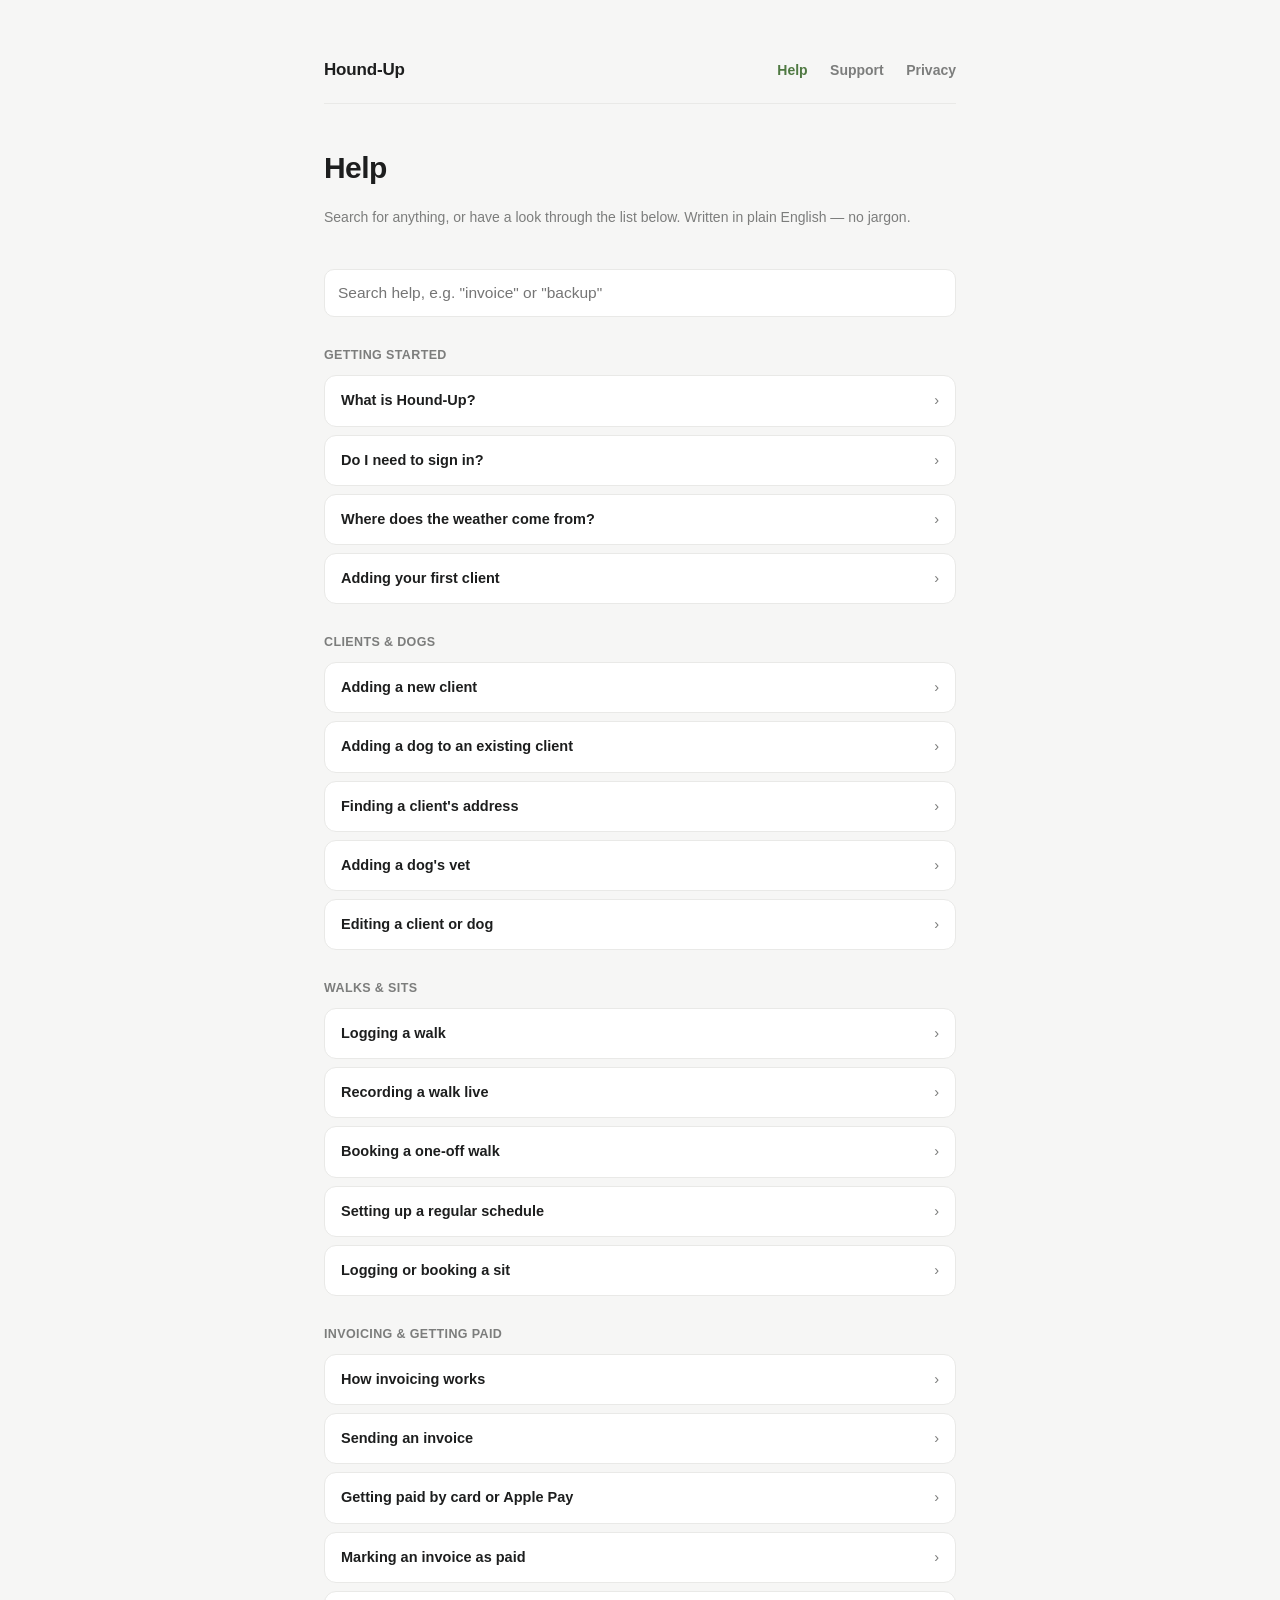
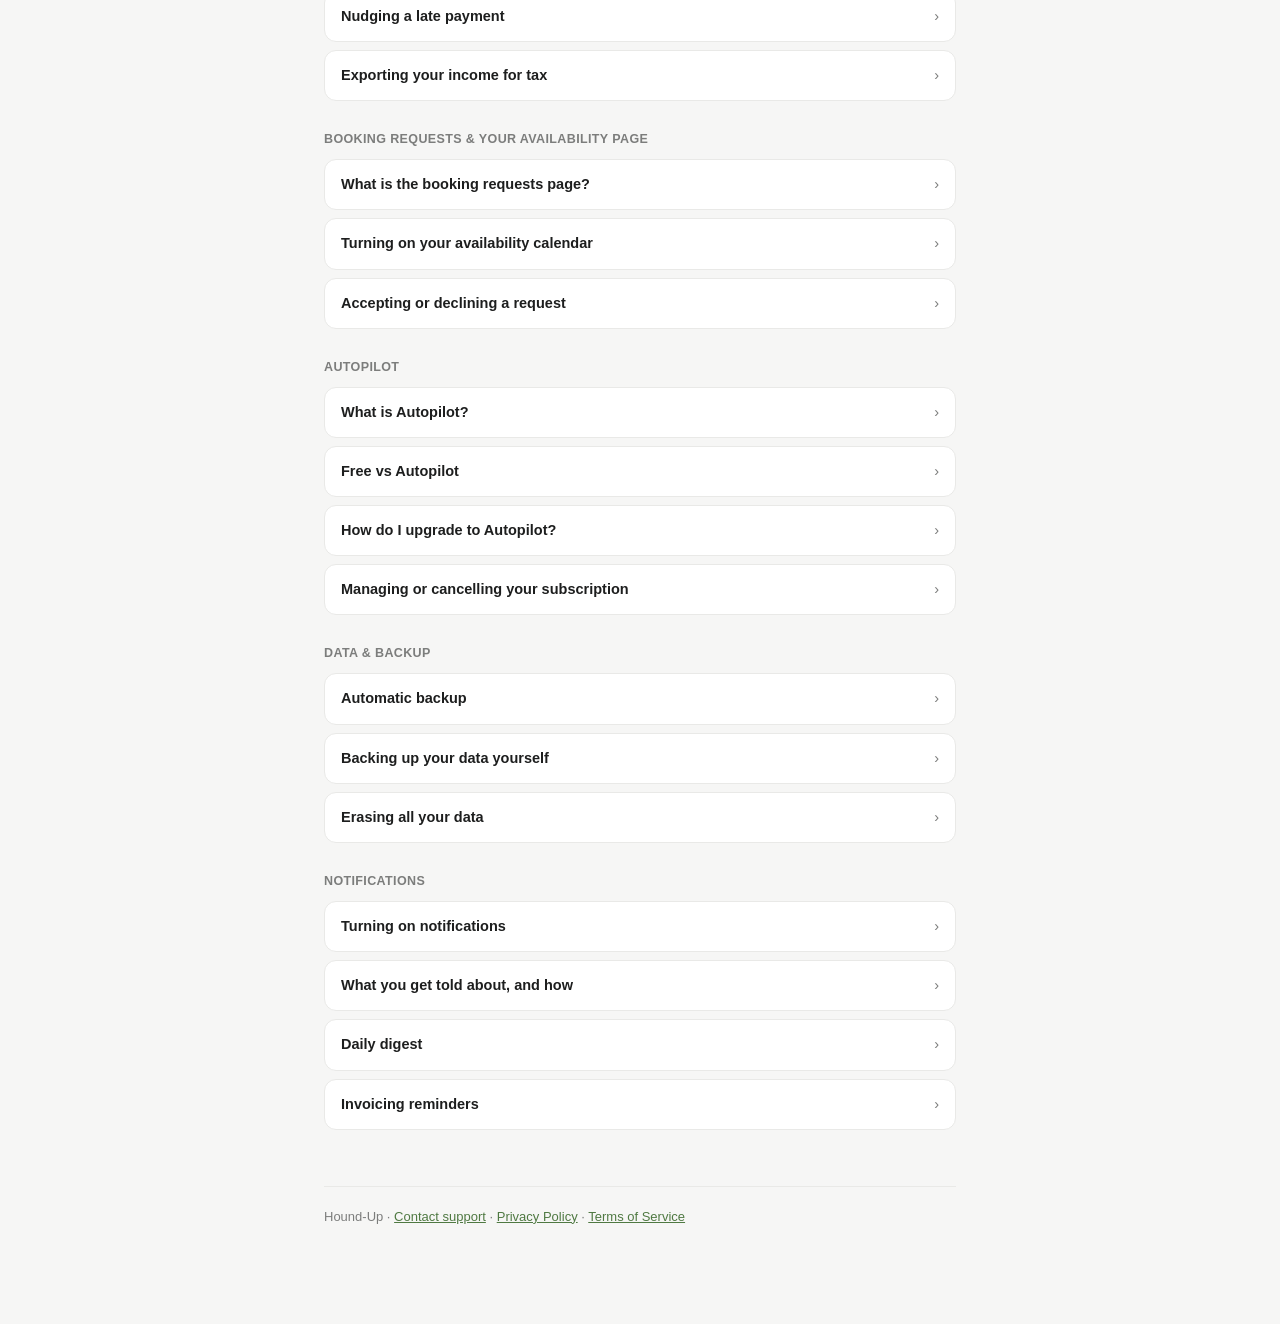
<file: help.html>
<!doctype html>
<html lang="en">
<head>
<meta charset="utf-8">
<meta name="viewport" content="width=device-width, initial-scale=1">
<title>Help — Hound-Up</title>
<link rel="icon" href="img/favicon-32.png" sizes="32x32">
<link rel="icon" href="img/favicon-16.png" sizes="16x16">
<link rel="apple-touch-icon" href="img/apple-touch-icon.png">
<link rel="stylesheet" href="style.css?v=2">
<style>
  .help-search { margin-bottom: 28px; }
  .help-category { font-size: 12.5px; font-weight: 800; letter-spacing: 0.03em; text-transform: uppercase; color: var(--muted); margin: 28px 0 10px; }
  .help-category:first-of-type { margin-top: 0; }
  .help-list { display: flex; flex-direction: column; gap: 8px; }
  .help-row { display: flex; align-items: center; justify-content: space-between; gap: 10px; background: var(--surface); border: 1px solid var(--hairline); border-radius: 12px; padding: 13px 16px; text-decoration: none; color: var(--ink); font-weight: 700; font-size: 14.5px; cursor: pointer; }
  .help-row:hover { border-color: var(--accent); }
  .help-row .chev { color: var(--muted); font-weight: 400; }
  .help-empty { color: var(--muted); font-size: 14.5px; padding: 12px 2px; }
  #detail-view { display: none; }
  .help-back { display: inline-block; margin-bottom: 18px; color: var(--accent); font-weight: 700; font-size: 13.5px; text-decoration: none; cursor: pointer; }
  .help-article-body p { margin: 0 0 14px; }
  .plan-card { background: var(--surface); border: 1px solid var(--hairline); border-radius: 12px; padding: 12px 16px 4px; margin-bottom: 10px; }
  .plan-card .feature { font-weight: 800; font-size: 14px; margin-bottom: 6px; }
  .plan-line { display: flex; gap: 10px; padding: 8px 0; font-size: 13.5px; }
  .plan-line + .plan-line { border-top: 1px solid var(--hairline); }
  .plan-line .plan-label { flex: 0 0 92px; font-weight: 800; font-size: 10.5px; text-transform: uppercase; letter-spacing: 0.02em; color: var(--muted); padding-top: 1px; }
  .plan-line.pro .plan-label { color: var(--accent); }
  .plan-line .plan-value { color: var(--ink); }
</style>
</head>
<body>
<div class="wrap">
  <header class="top">
    <a class="brand" href="/">Hound-Up</a>
    <nav>
      <a href="/help.html" aria-current="page">Help</a>
      <a href="/support.html">Support</a>
      <a href="/privacy.html">Privacy</a>
    </nav>
  </header>

  <div id="list-view">
    <h1>Help</h1>
    <p class="meta">Search for anything, or have a look through the list below. Written in plain English — no jargon.</p>

    <div class="field help-search">
      <input type="text" id="search" placeholder="Search help, e.g. &quot;invoice&quot; or &quot;backup&quot;" autocomplete="off">
    </div>

    <div id="results"></div>
  </div>

  <div id="detail-view">
    <a class="help-back" id="back-link">&larr; Back to Help</a>
    <h1 id="detail-title"></h1>
    <div id="detail-body"></div>
  </div>

  <footer>
    Hound-Up &middot; <a href="/support.html">Contact support</a> &middot; <a href="/privacy.html">Privacy Policy</a> &middot; <a href="/terms.html">Terms of Service</a>
  </footer>
</div>

<script>
  let articles = [];

  function categoriesInOrder(list) {
    const seen = new Set();
    const ordered = [];
    for (const a of list) {
      if (!seen.has(a.category)) { seen.add(a.category); ordered.push(a.category); }
    }
    return ordered;
  }

  function renderList(query) {
    const results = document.getElementById("results");
    results.innerHTML = "";
    const q = (query || "").trim().toLowerCase();

    if (!q) {
      for (const category of categoriesInOrder(articles)) {
        const heading = document.createElement("div");
        heading.className = "help-category";
        heading.textContent = category;
        results.appendChild(heading);

        const list = document.createElement("div");
        list.className = "help-list";
        articles.filter((a) => a.category === category).forEach((a) => list.appendChild(articleRow(a)));
        results.appendChild(list);
      }
      return;
    }

    const matches = articles.filter((a) =>
      a.title.toLowerCase().includes(q) ||
      a.body.some((p) => p.toLowerCase().includes(q)) ||
      (a.rows || []).some((r) => r.feature.toLowerCase().includes(q))
    );

    if (matches.length === 0) {
      const empty = document.createElement("div");
      empty.className = "help-empty";
      empty.textContent = `No help articles match "${query}" — try a different word.`;
      results.appendChild(empty);
      return;
    }

    const list = document.createElement("div");
    list.className = "help-list";
    matches.forEach((a) => list.appendChild(articleRow(a)));
    results.appendChild(list);
  }

  function articleRow(article) {
    const row = document.createElement("a");
    row.className = "help-row";
    row.href = `#${article.id}`;
    row.innerHTML = `<span>${article.title}</span><span class="chev">&rsaquo;</span>`;
    return row;
  }

  function renderDetail(article) {
    document.getElementById("detail-title").textContent = article.title;
    const body = document.getElementById("detail-body");
    body.innerHTML = "";

    if (article.kind === "planComparison" && article.rows) {
      const intro = document.createElement("div");
      intro.className = "help-article-body";
      article.body.forEach((p) => {
        const para = document.createElement("p");
        para.textContent = p;
        intro.appendChild(para);
      });
      body.appendChild(intro);

      article.rows.forEach((row) => {
        const card = document.createElement("div");
        card.className = "plan-card";
        card.innerHTML = `
          <div class="feature">${row.feature}</div>
          <div class="plan-line"><span class="plan-label">Free account</span><span class="plan-value">${row.free}</span></div>
          <div class="plan-line pro"><span class="plan-label">Autopilot</span><span class="plan-value">${row.pro}</span></div>
        `;
        body.appendChild(card);
      });
      return;
    }

    const wrap = document.createElement("div");
    wrap.className = "help-article-body";
    article.body.forEach((p) => {
      const para = document.createElement("p");
      para.textContent = p;
      wrap.appendChild(para);
    });
    body.appendChild(wrap);
  }

  function showList() {
    document.getElementById("list-view").style.display = "block";
    document.getElementById("detail-view").style.display = "none";
  }

  function showDetail(article) {
    renderDetail(article);
    document.getElementById("list-view").style.display = "none";
    document.getElementById("detail-view").style.display = "block";
    window.scrollTo(0, 0);
  }

  function routeFromHash() {
    const id = window.location.hash.replace(/^#/, "");
    if (!id) { showList(); return; }
    const article = articles.find((a) => a.id === id);
    if (article) showDetail(article); else showList();
  }

  document.getElementById("search").addEventListener("input", (e) => renderList(e.target.value));
  document.getElementById("back-link").addEventListener("click", () => { window.location.hash = ""; });
  window.addEventListener("hashchange", routeFromHash);

  fetch("/help-content.json")
    .then((r) => r.json())
    .then((data) => {
      articles = data.articles || [];
      renderList("");
      routeFromHash();
    })
    .catch(() => {
      document.getElementById("results").innerHTML = '<p class="help-empty">Couldn\'t load help articles — check your connection and reload the page.</p>';
    });
</script>
</body>
</html>
</file>
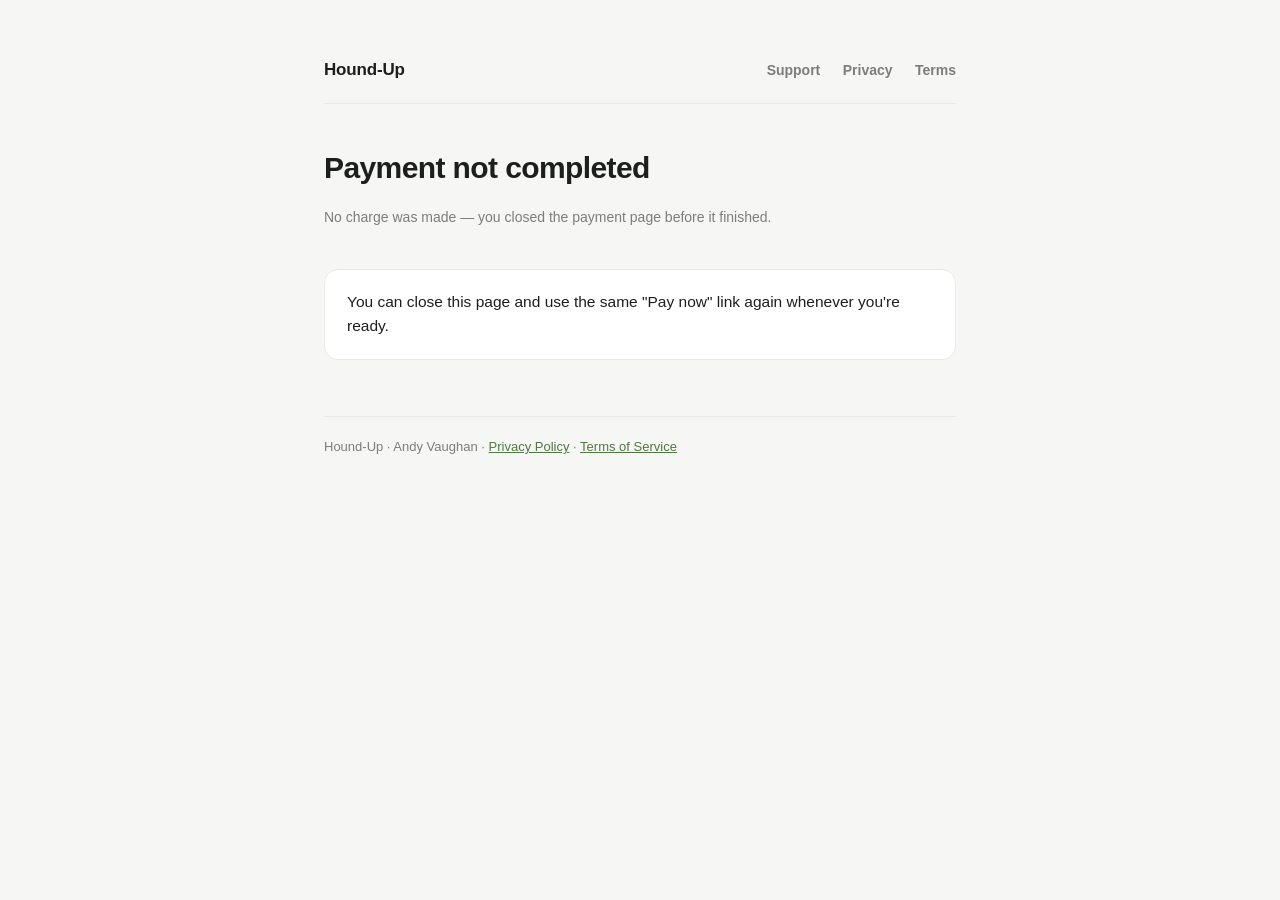
<file: payment-cancelled.html>
<!doctype html>
<html lang="en">
<head>
<meta charset="utf-8">
<meta name="viewport" content="width=device-width, initial-scale=1">
<title>Payment not completed — Hound-Up</title>
<link rel="icon" href="img/favicon-32.png" sizes="32x32">
<link rel="icon" href="img/favicon-16.png" sizes="16x16">
<link rel="apple-touch-icon" href="img/apple-touch-icon.png">
<link rel="stylesheet" href="style.css?v=2">
</head>
<body>
<div class="wrap">
  <header class="top">
    <a class="brand" href="/">Hound-Up</a>
    <nav>
      <a href="/support.html">Support</a>
      <a href="/privacy.html">Privacy</a>
      <a href="/terms.html">Terms</a>
    </nav>
  </header>

  <h1>Payment not completed</h1>
  <p class="meta">No charge was made — you closed the payment page before it finished.</p>

  <div class="card">
    <p>You can close this page and use the same "Pay now" link again whenever you're ready.</p>
  </div>

  <footer>
    Hound-Up &middot; Andy Vaughan &middot; <a href="/privacy.html">Privacy Policy</a> &middot; <a href="/terms.html">Terms of Service</a>
  </footer>
</div>
</body>
</html>
</file>
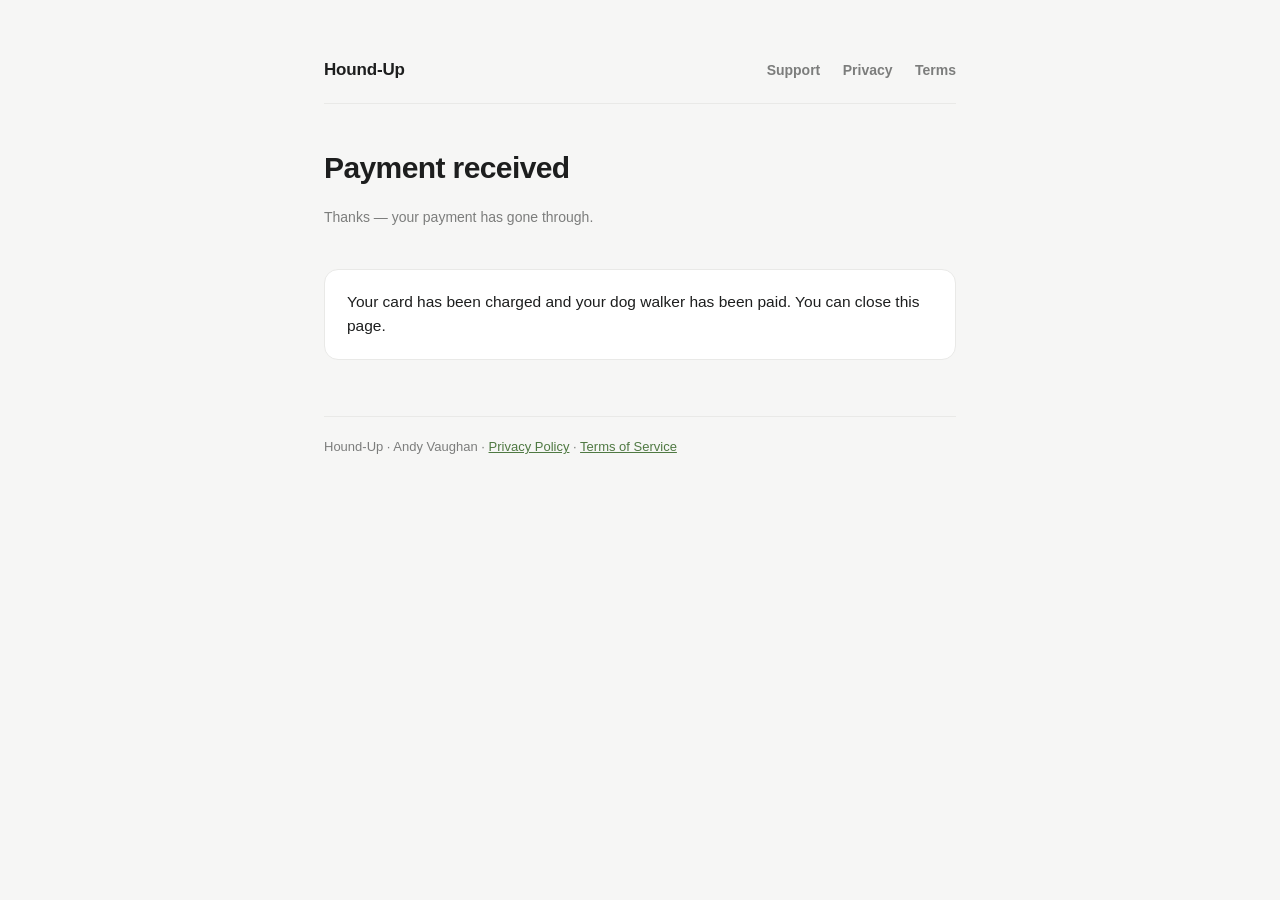
<file: payment-success.html>
<!doctype html>
<html lang="en">
<head>
<meta charset="utf-8">
<meta name="viewport" content="width=device-width, initial-scale=1">
<title>Payment received — Hound-Up</title>
<link rel="icon" href="img/favicon-32.png" sizes="32x32">
<link rel="icon" href="img/favicon-16.png" sizes="16x16">
<link rel="apple-touch-icon" href="img/apple-touch-icon.png">
<link rel="stylesheet" href="style.css?v=2">
</head>
<body>
<div class="wrap">
  <header class="top">
    <a class="brand" href="/">Hound-Up</a>
    <nav>
      <a href="/support.html">Support</a>
      <a href="/privacy.html">Privacy</a>
      <a href="/terms.html">Terms</a>
    </nav>
  </header>

  <h1>Payment received</h1>
  <p class="meta">Thanks — your payment has gone through.</p>

  <div class="card">
    <p>Your card has been charged and your dog walker has been paid. You can close this page.</p>
  </div>

  <footer>
    Hound-Up &middot; Andy Vaughan &middot; <a href="/privacy.html">Privacy Policy</a> &middot; <a href="/terms.html">Terms of Service</a>
  </footer>
</div>
</body>
</html>
</file>
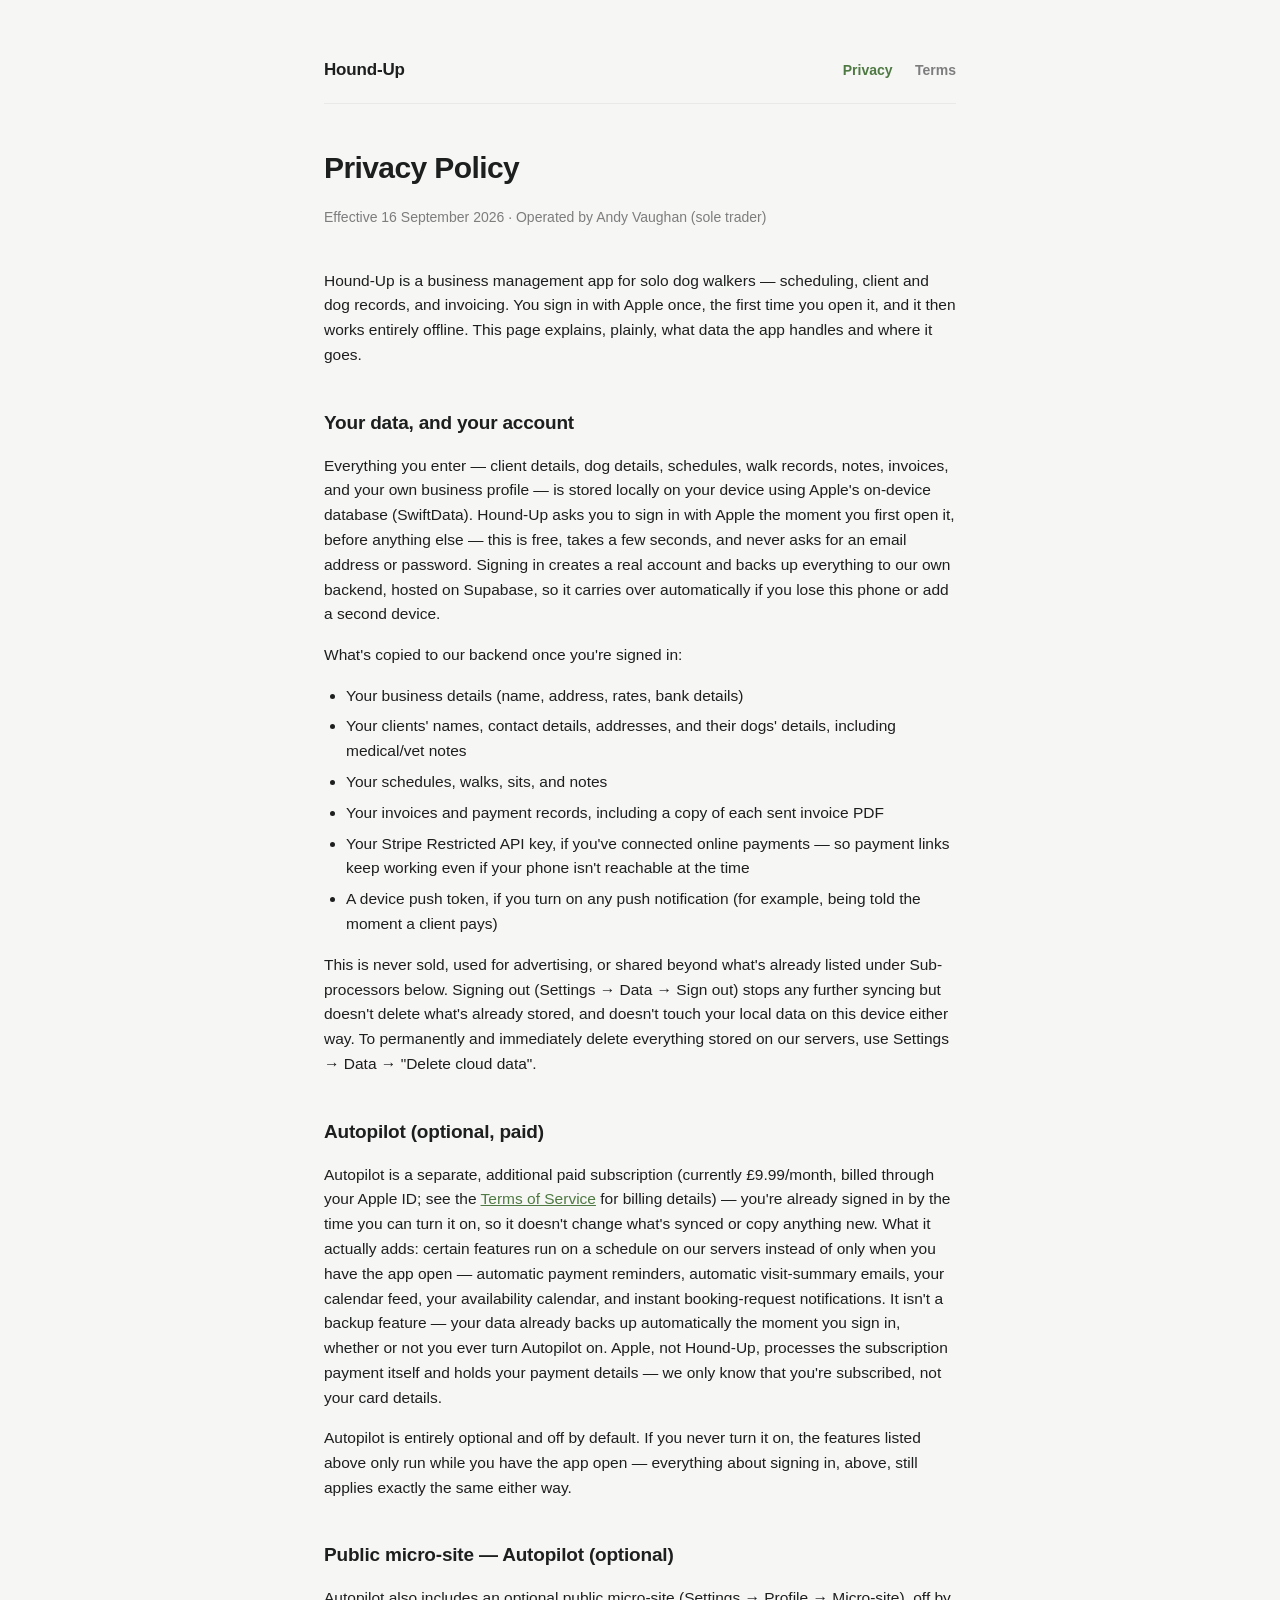
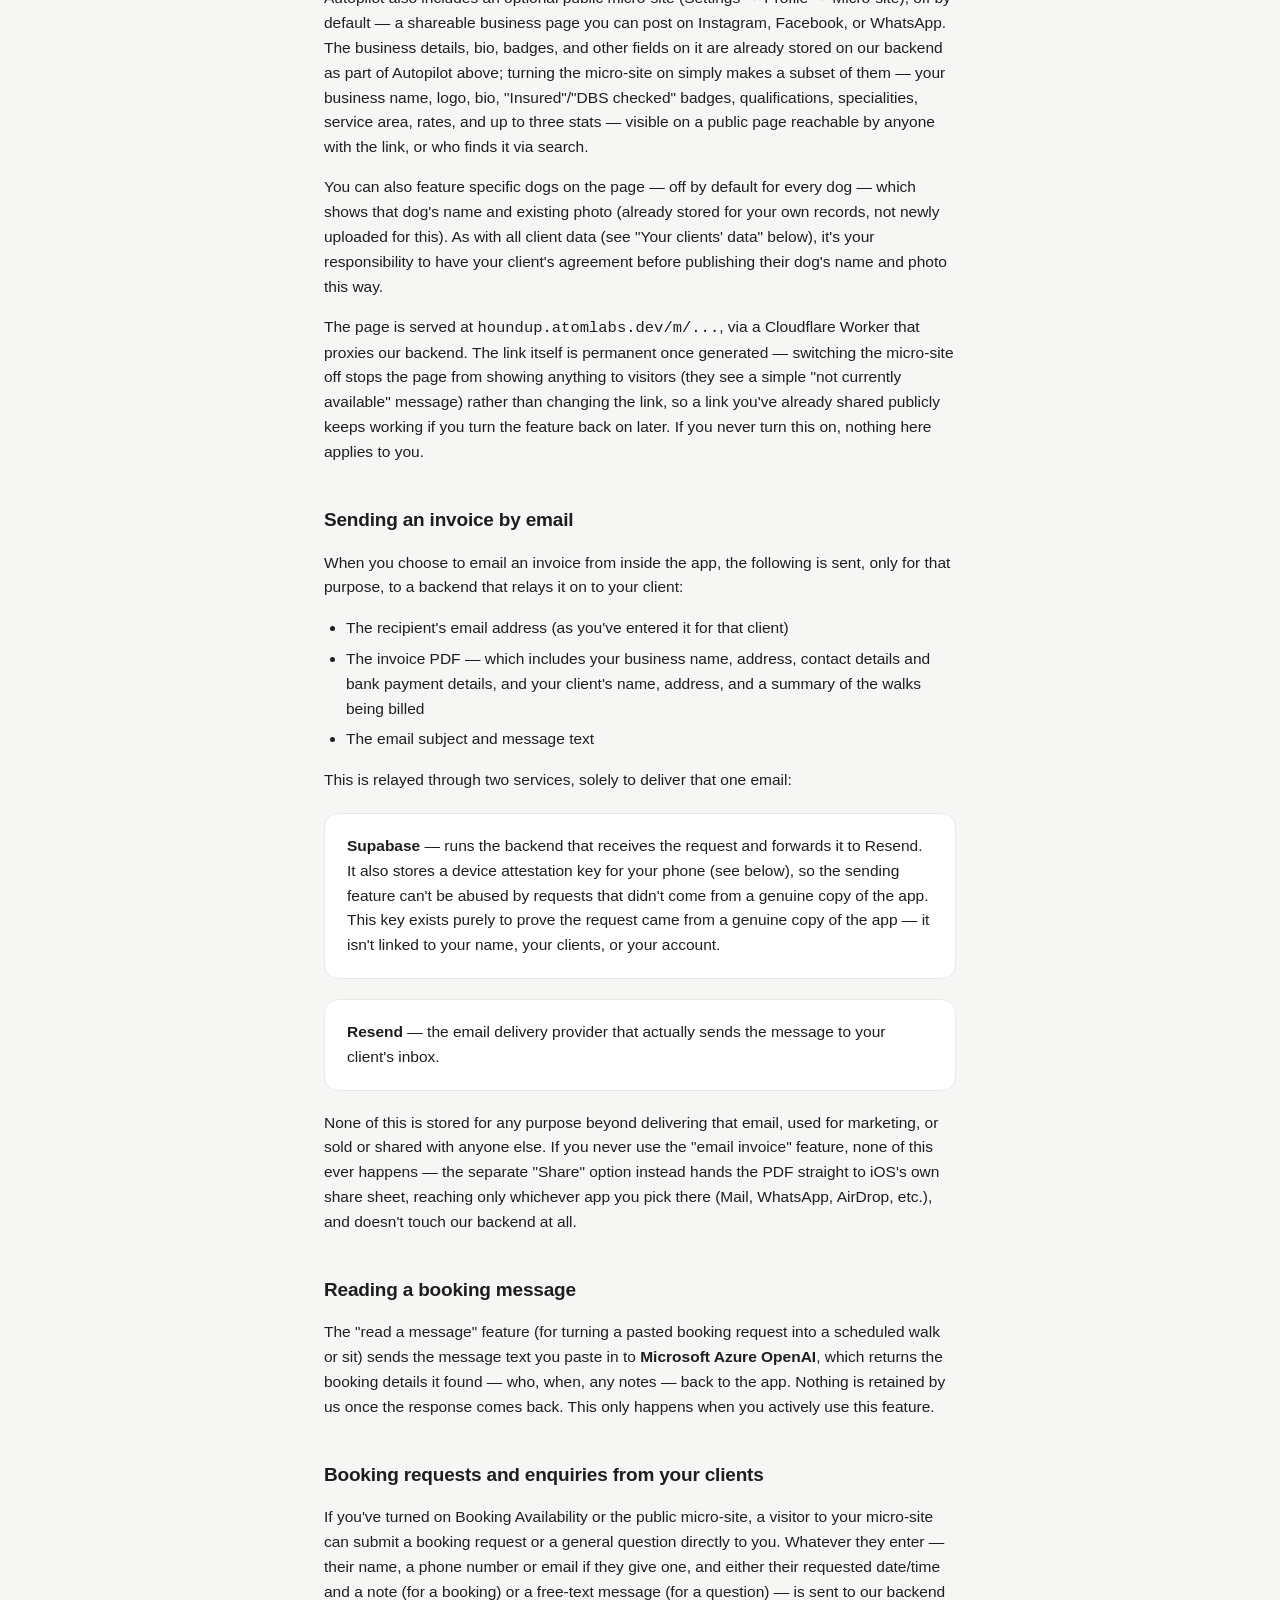
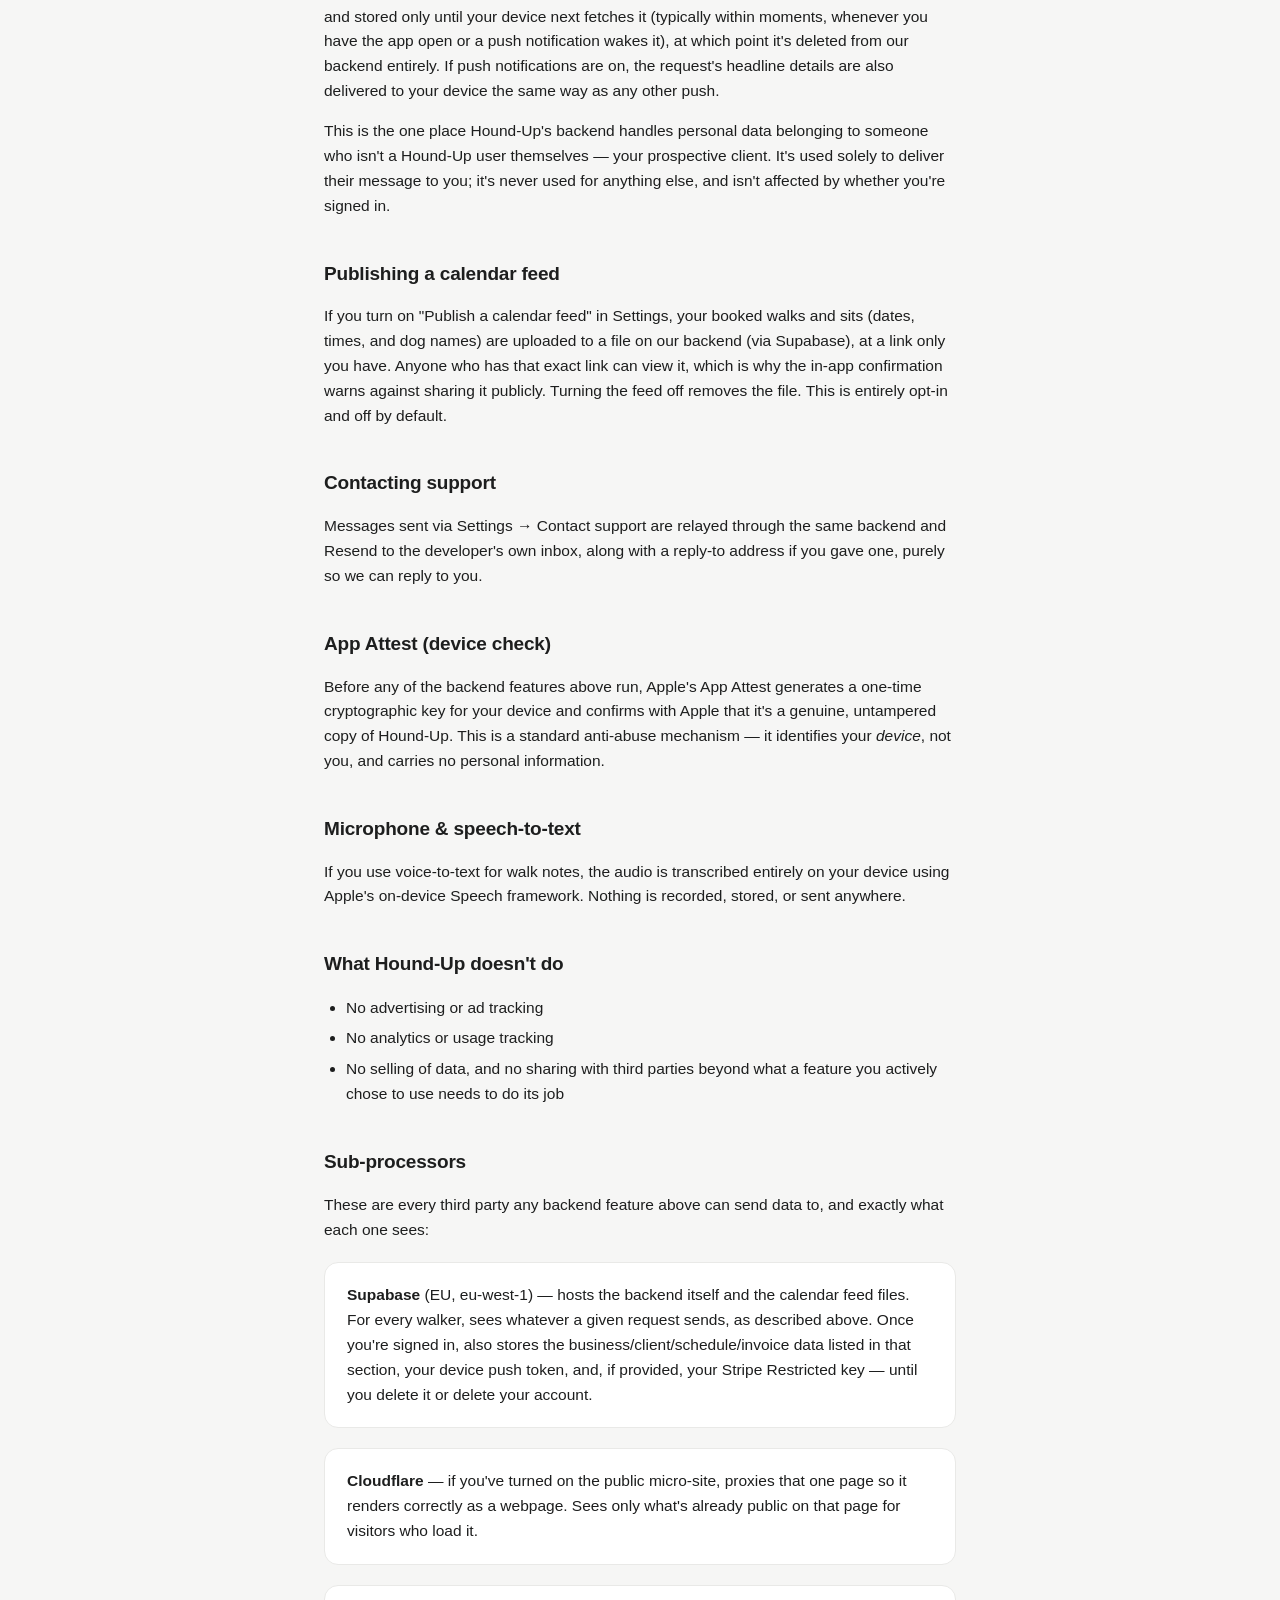
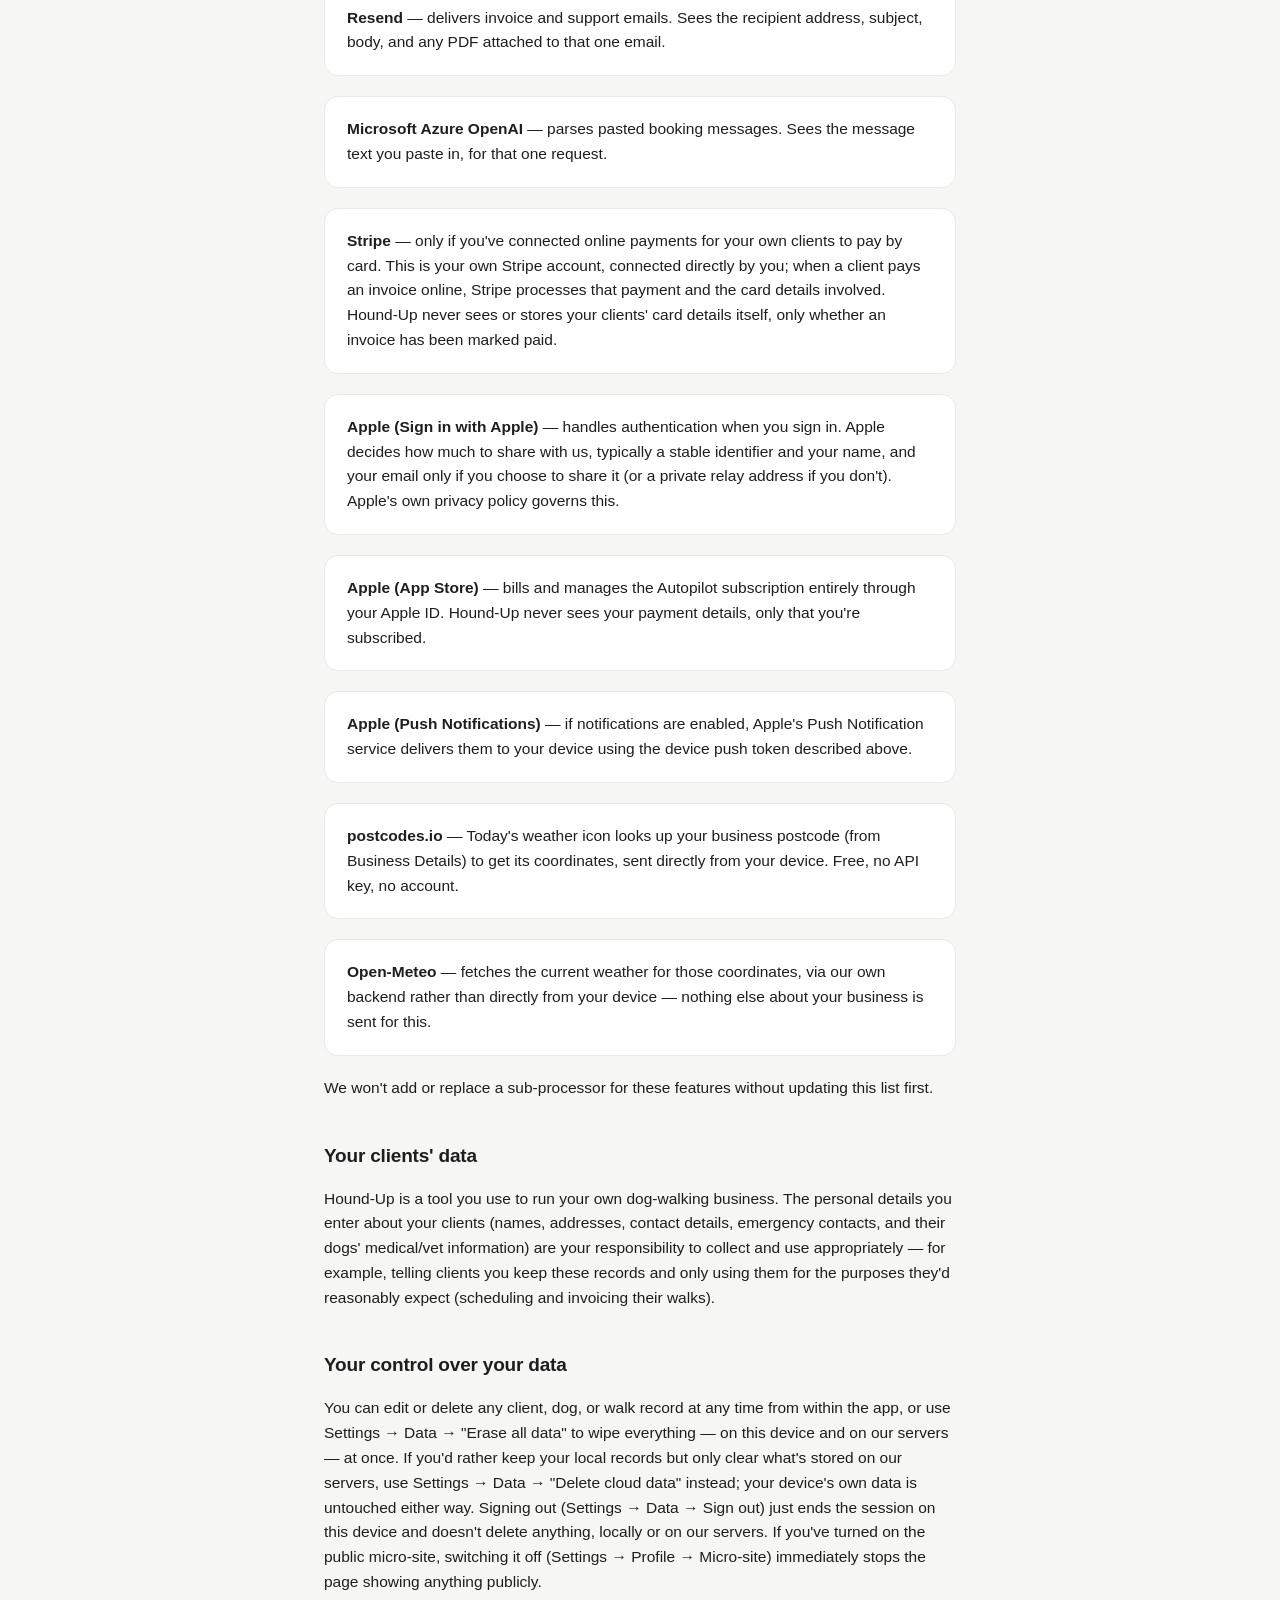
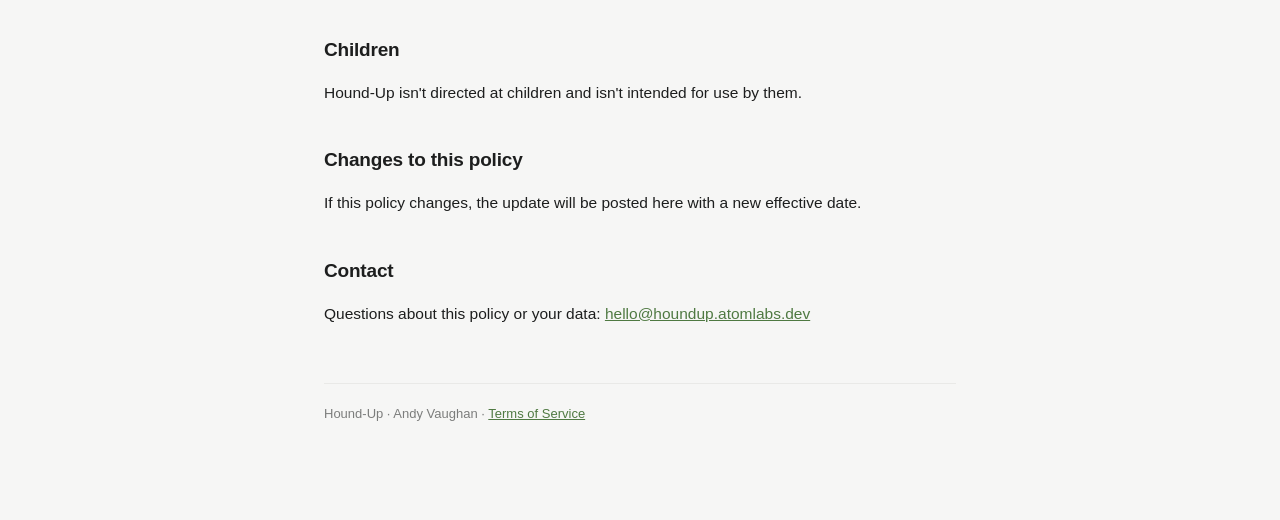
<file: privacy.html>
<!doctype html>
<html lang="en">
<head>
<meta charset="utf-8">
<meta name="viewport" content="width=device-width, initial-scale=1">
<title>Privacy Policy — Hound-Up</title>
<link rel="icon" href="img/favicon-32.png" sizes="32x32">
<link rel="icon" href="img/favicon-16.png" sizes="16x16">
<link rel="apple-touch-icon" href="img/apple-touch-icon.png">
<link rel="stylesheet" href="style.css?v=2">
</head>
<body>
<div class="wrap">
  <header class="top">
    <a class="brand" href="/">Hound-Up</a>
    <nav>
      <a href="/privacy.html" aria-current="page">Privacy</a>
      <a href="/terms.html">Terms</a>
    </nav>
  </header>

  <h1>Privacy Policy</h1>
  <p class="meta">Effective 16 September 2026 &middot; Operated by Andy Vaughan (sole trader)</p>

  <p>Hound-Up is a business management app for solo dog walkers — scheduling, client and dog records, and invoicing. You sign in with Apple once, the first time you open it, and it then works entirely offline. This page explains, plainly, what data the app handles and where it goes.</p>

  <h2>Your data, and your account</h2>
  <p>Everything you enter — client details, dog details, schedules, walk records, notes, invoices, and your own business profile — is stored locally on your device using Apple's on-device database (SwiftData). Hound-Up asks you to sign in with Apple the moment you first open it, before anything else — this is free, takes a few seconds, and never asks for an email address or password. Signing in creates a real account and backs up everything to our own backend, hosted on Supabase, so it carries over automatically if you lose this phone or add a second device.</p>
  <p>What's copied to our backend once you're signed in:</p>
  <ul>
    <li>Your business details (name, address, rates, bank details)</li>
    <li>Your clients' names, contact details, addresses, and their dogs' details, including medical/vet notes</li>
    <li>Your schedules, walks, sits, and notes</li>
    <li>Your invoices and payment records, including a copy of each sent invoice PDF</li>
    <li>Your Stripe Restricted API key, if you've connected online payments — so payment links keep working even if your phone isn't reachable at the time</li>
    <li>A device push token, if you turn on any push notification (for example, being told the moment a client pays)</li>
  </ul>
  <p>This is never sold, used for advertising, or shared beyond what's already listed under Sub-processors below. Signing out (Settings &rarr; Data &rarr; Sign out) stops any further syncing but doesn't delete what's already stored, and doesn't touch your local data on this device either way. To permanently and immediately delete everything stored on our servers, use Settings &rarr; Data &rarr; "Delete cloud data".</p>

  <h2>Autopilot (optional, paid)</h2>
  <p>Autopilot is a separate, additional paid subscription (currently £9.99/month, billed through your Apple ID; see the <a href="/terms.html">Terms of Service</a> for billing details) — you're already signed in by the time you can turn it on, so it doesn't change what's synced or copy anything new. What it actually adds: certain features run on a schedule on our servers instead of only when you have the app open — automatic payment reminders, automatic visit-summary emails, your calendar feed, your availability calendar, and instant booking-request notifications. It isn't a backup feature — your data already backs up automatically the moment you sign in, whether or not you ever turn Autopilot on. Apple, not Hound-Up, processes the subscription payment itself and holds your payment details — we only know that you're subscribed, not your card details.</p>
  <p>Autopilot is entirely optional and off by default. If you never turn it on, the features listed above only run while you have the app open — everything about signing in, above, still applies exactly the same either way.</p>

  <h2>Public micro-site — Autopilot (optional)</h2>
  <p>Autopilot also includes an optional public micro-site (Settings &rarr; Profile &rarr; Micro-site), off by default — a shareable business page you can post on Instagram, Facebook, or WhatsApp. The business details, bio, badges, and other fields on it are already stored on our backend as part of Autopilot above; turning the micro-site on simply makes a subset of them &mdash; your business name, logo, bio, "Insured"/"DBS checked" badges, qualifications, specialities, service area, rates, and up to three stats &mdash; visible on a public page reachable by anyone with the link, or who finds it via search.</p>
  <p>You can also feature specific dogs on the page — off by default for every dog — which shows that dog's name and existing photo (already stored for your own records, not newly uploaded for this). As with all client data (see "Your clients' data" below), it's your responsibility to have your client's agreement before publishing their dog's name and photo this way.</p>
  <p>The page is served at <code>houndup.atomlabs.dev/m/...</code>, via a Cloudflare Worker that proxies our backend. The link itself is permanent once generated — switching the micro-site off stops the page from showing anything to visitors (they see a simple "not currently available" message) rather than changing the link, so a link you've already shared publicly keeps working if you turn the feature back on later. If you never turn this on, nothing here applies to you.</p>

  <h2>Sending an invoice by email</h2>
  <p>When you choose to email an invoice from inside the app, the following is sent, only for that purpose, to a backend that relays it on to your client:</p>
  <ul>
    <li>The recipient's email address (as you've entered it for that client)</li>
    <li>The invoice PDF — which includes your business name, address, contact details and bank payment details, and your client's name, address, and a summary of the walks being billed</li>
    <li>The email subject and message text</li>
  </ul>
  <p>This is relayed through two services, solely to deliver that one email:</p>
  <div class="card">
    <p><strong>Supabase</strong> — runs the backend that receives the request and forwards it to Resend. It also stores a device attestation key for your phone (see below), so the sending feature can't be abused by requests that didn't come from a genuine copy of the app. This key exists purely to prove the request came from a genuine copy of the app — it isn't linked to your name, your clients, or your account.</p>
  </div>
  <div class="card">
    <p><strong>Resend</strong> — the email delivery provider that actually sends the message to your client's inbox.</p>
  </div>
  <p>None of this is stored for any purpose beyond delivering that email, used for marketing, or sold or shared with anyone else. If you never use the "email invoice" feature, none of this ever happens — the separate "Share" option instead hands the PDF straight to iOS's own share sheet, reaching only whichever app you pick there (Mail, WhatsApp, AirDrop, etc.), and doesn't touch our backend at all.</p>

  <h2>Reading a booking message</h2>
  <p>The "read a message" feature (for turning a pasted booking request into a scheduled walk or sit) sends the message text you paste in to <strong>Microsoft Azure OpenAI</strong>, which returns the booking details it found — who, when, any notes — back to the app. Nothing is retained by us once the response comes back. This only happens when you actively use this feature.</p>

  <h2>Booking requests and enquiries from your clients</h2>
  <p>If you've turned on Booking Availability or the public micro-site, a visitor to your micro-site can submit a booking request or a general question directly to you. Whatever they enter — their name, a phone number or email if they give one, and either their requested date/time and a note (for a booking) or a free-text message (for a question) — is sent to our backend and stored only until your device next fetches it (typically within moments, whenever you have the app open or a push notification wakes it), at which point it's deleted from our backend entirely. If push notifications are on, the request's headline details are also delivered to your device the same way as any other push.</p>
  <p>This is the one place Hound-Up's backend handles personal data belonging to someone who isn't a Hound-Up user themselves — your prospective client. It's used solely to deliver their message to you; it's never used for anything else, and isn't affected by whether you're signed in.</p>

  <h2>Publishing a calendar feed</h2>
  <p>If you turn on "Publish a calendar feed" in Settings, your booked walks and sits (dates, times, and dog names) are uploaded to a file on our backend (via Supabase), at a link only you have. Anyone who has that exact link can view it, which is why the in-app confirmation warns against sharing it publicly. Turning the feed off removes the file. This is entirely opt-in and off by default.</p>

  <h2>Contacting support</h2>
  <p>Messages sent via Settings &rarr; Contact support are relayed through the same backend and Resend to the developer's own inbox, along with a reply-to address if you gave one, purely so we can reply to you.</p>

  <h2>App Attest (device check)</h2>
  <p>Before any of the backend features above run, Apple's App Attest generates a one-time cryptographic key for your device and confirms with Apple that it's a genuine, untampered copy of Hound-Up. This is a standard anti-abuse mechanism — it identifies your <em>device</em>, not you, and carries no personal information.</p>

  <h2>Microphone &amp; speech-to-text</h2>
  <p>If you use voice-to-text for walk notes, the audio is transcribed entirely on your device using Apple's on-device Speech framework. Nothing is recorded, stored, or sent anywhere.</p>

  <h2>What Hound-Up doesn't do</h2>
  <ul>
    <li>No advertising or ad tracking</li>
    <li>No analytics or usage tracking</li>
    <li>No selling of data, and no sharing with third parties beyond what a feature you actively chose to use needs to do its job</li>
  </ul>

  <h2 id="sub-processors">Sub-processors</h2>
  <p>These are every third party any backend feature above can send data to, and exactly what each one sees:</p>
  <div class="card"><p><strong>Supabase</strong> (EU, eu-west-1) &mdash; hosts the backend itself and the calendar feed files. For every walker, sees whatever a given request sends, as described above. Once you're signed in, also stores the business/client/schedule/invoice data listed in that section, your device push token, and, if provided, your Stripe Restricted key &mdash; until you delete it or delete your account.</p></div>
  <div class="card"><p><strong>Cloudflare</strong> &mdash; if you've turned on the public micro-site, proxies that one page so it renders correctly as a webpage. Sees only what's already public on that page for visitors who load it.</p></div>
  <div class="card"><p><strong>Resend</strong> &mdash; delivers invoice and support emails. Sees the recipient address, subject, body, and any PDF attached to that one email.</p></div>
  <div class="card"><p><strong>Microsoft Azure OpenAI</strong> &mdash; parses pasted booking messages. Sees the message text you paste in, for that one request.</p></div>
  <div class="card"><p><strong>Stripe</strong> &mdash; only if you've connected online payments for your own clients to pay by card. This is your own Stripe account, connected directly by you; when a client pays an invoice online, Stripe processes that payment and the card details involved. Hound-Up never sees or stores your clients' card details itself, only whether an invoice has been marked paid.</p></div>
  <div class="card"><p><strong>Apple (Sign in with Apple)</strong> &mdash; handles authentication when you sign in. Apple decides how much to share with us, typically a stable identifier and your name, and your email only if you choose to share it (or a private relay address if you don't). Apple's own privacy policy governs this.</p></div>
  <div class="card"><p><strong>Apple (App Store)</strong> &mdash; bills and manages the Autopilot subscription entirely through your Apple ID. Hound-Up never sees your payment details, only that you're subscribed.</p></div>
  <div class="card"><p><strong>Apple (Push Notifications)</strong> &mdash; if notifications are enabled, Apple's Push Notification service delivers them to your device using the device push token described above.</p></div>
  <div class="card"><p><strong>postcodes.io</strong> &mdash; Today's weather icon looks up your business postcode (from Business Details) to get its coordinates, sent directly from your device. Free, no API key, no account.</p></div>
  <div class="card"><p><strong>Open-Meteo</strong> &mdash; fetches the current weather for those coordinates, via our own backend rather than directly from your device &mdash; nothing else about your business is sent for this.</p></div>
  <p>We won't add or replace a sub-processor for these features without updating this list first.</p>

  <h2>Your clients' data</h2>
  <p>Hound-Up is a tool you use to run your own dog-walking business. The personal details you enter about your clients (names, addresses, contact details, emergency contacts, and their dogs' medical/vet information) are your responsibility to collect and use appropriately — for example, telling clients you keep these records and only using them for the purposes they'd reasonably expect (scheduling and invoicing their walks).</p>

  <h2>Your control over your data</h2>
  <p>You can edit or delete any client, dog, or walk record at any time from within the app, or use Settings &rarr; Data &rarr; "Erase all data" to wipe everything — on this device and on our servers — at once. If you'd rather keep your local records but only clear what's stored on our servers, use Settings &rarr; Data &rarr; "Delete cloud data" instead; your device's own data is untouched either way. Signing out (Settings &rarr; Data &rarr; Sign out) just ends the session on this device and doesn't delete anything, locally or on our servers. If you've turned on the public micro-site, switching it off (Settings &rarr; Profile &rarr; Micro-site) immediately stops the page showing anything publicly.</p>

  <h2>Children</h2>
  <p>Hound-Up isn't directed at children and isn't intended for use by them.</p>

  <h2>Changes to this policy</h2>
  <p>If this policy changes, the update will be posted here with a new effective date.</p>

  <h2>Contact</h2>
  <p>Questions about this policy or your data: <a href="mailto:hello@houndup.atomlabs.dev">hello@houndup.atomlabs.dev</a></p>

  <footer>
    Hound-Up &middot; Andy Vaughan &middot; <a href="/terms.html">Terms of Service</a>
  </footer>
</div>
</body>
</html>
</file>
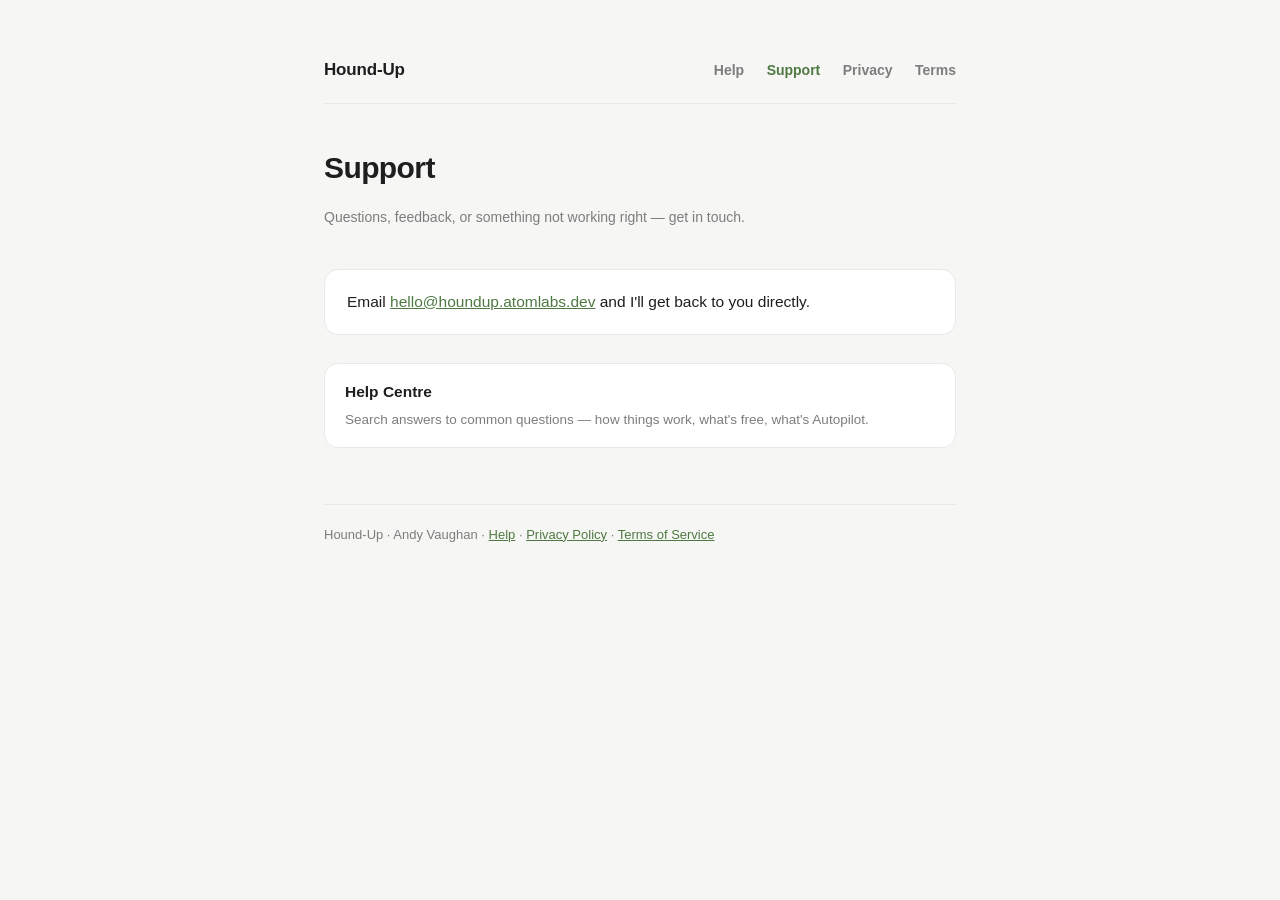
<file: support.html>
<!doctype html>
<html lang="en">
<head>
<meta charset="utf-8">
<meta name="viewport" content="width=device-width, initial-scale=1">
<title>Support — Hound-Up</title>
<link rel="icon" href="img/favicon-32.png" sizes="32x32">
<link rel="icon" href="img/favicon-16.png" sizes="16x16">
<link rel="apple-touch-icon" href="img/apple-touch-icon.png">
<link rel="stylesheet" href="style.css?v=2">
</head>
<body>
<div class="wrap">
  <header class="top">
    <a class="brand" href="/">Hound-Up</a>
    <nav>
      <a href="/help.html">Help</a>
      <a href="/support.html" aria-current="page">Support</a>
      <a href="/privacy.html">Privacy</a>
      <a href="/terms.html">Terms</a>
    </nav>
  </header>

  <h1>Support</h1>
  <p class="meta">Questions, feedback, or something not working right — get in touch.</p>

  <div class="card">
    <p>Email <a href="mailto:hello@houndup.atomlabs.dev">hello@houndup.atomlabs.dev</a> and I'll get back to you directly.</p>
  </div>

  <div class="index-links">
    <a href="/help.html">
      Help Centre
      <span>Search answers to common questions — how things work, what's free, what's Autopilot.</span>
    </a>
  </div>

  <footer>
    Hound-Up &middot; Andy Vaughan &middot; <a href="/help.html">Help</a> &middot; <a href="/privacy.html">Privacy Policy</a> &middot; <a href="/terms.html">Terms of Service</a>
  </footer>
</div>
</body>
</html>
</file>
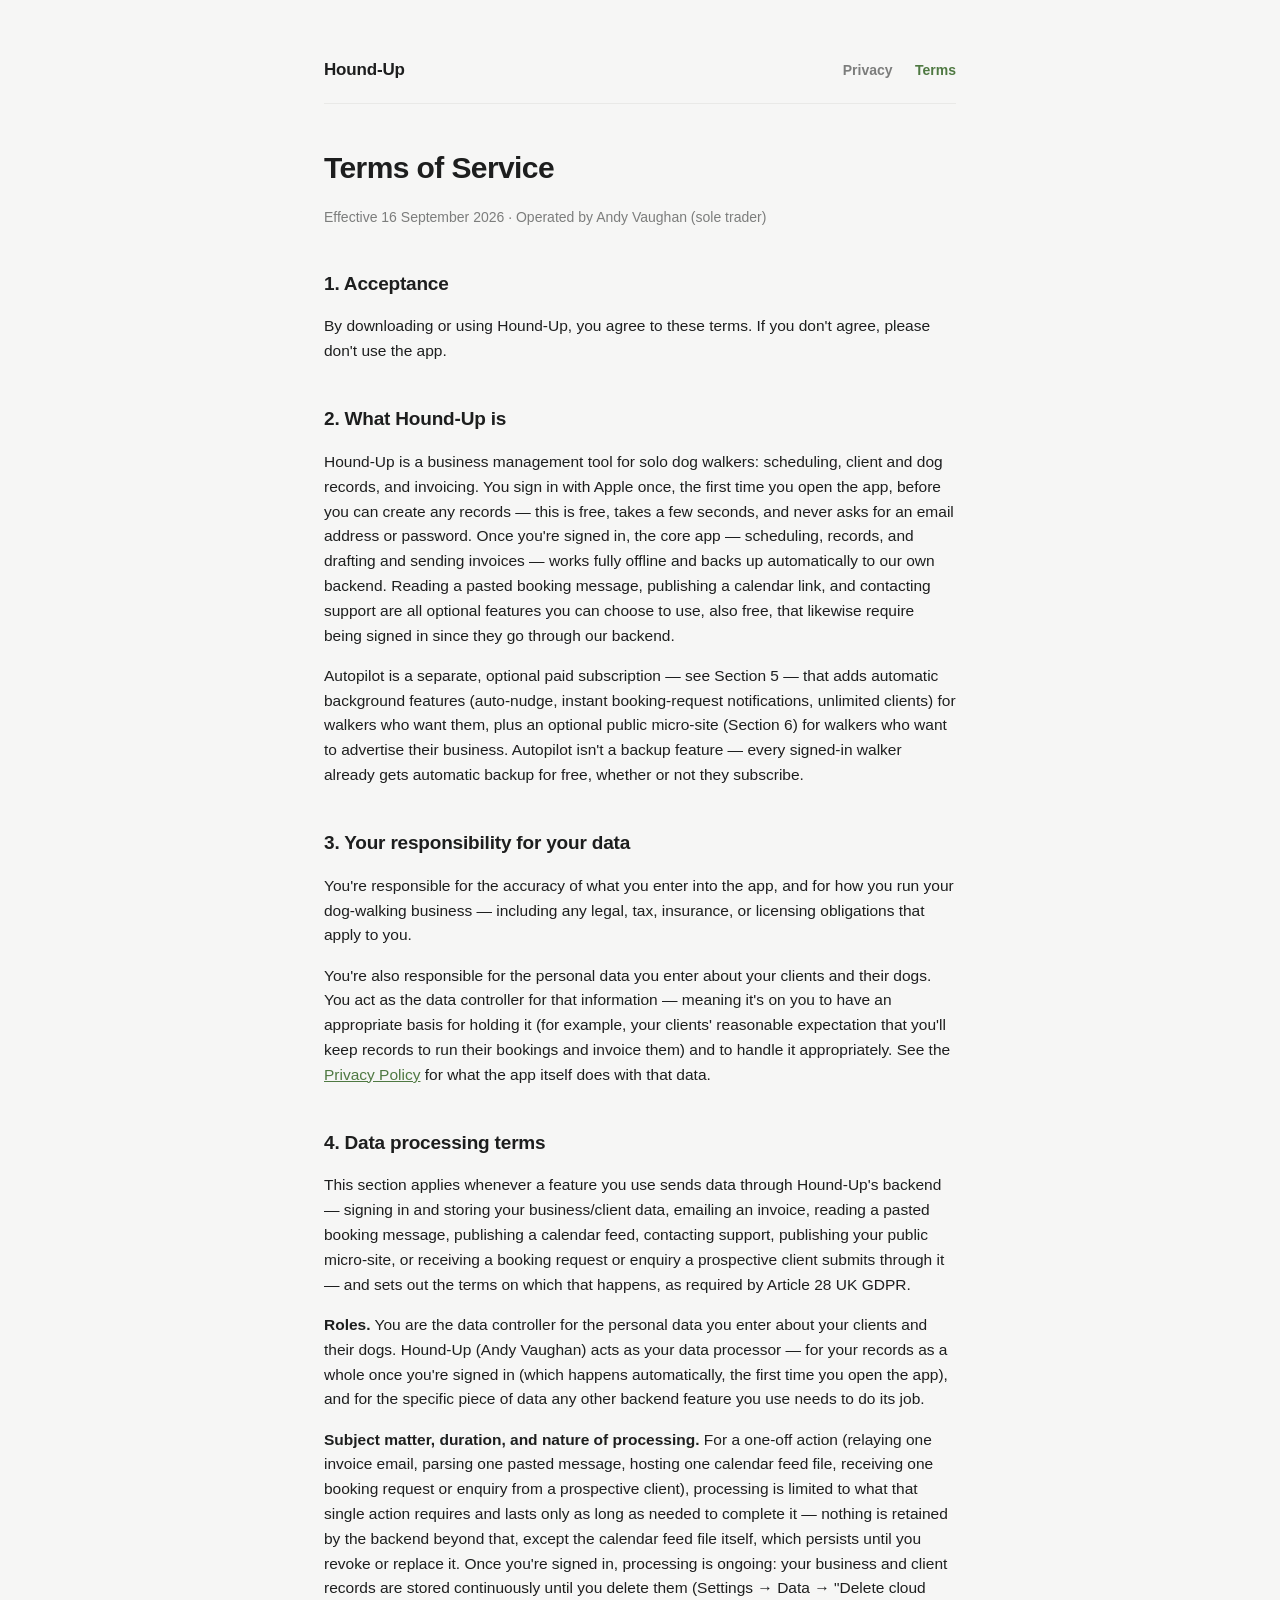
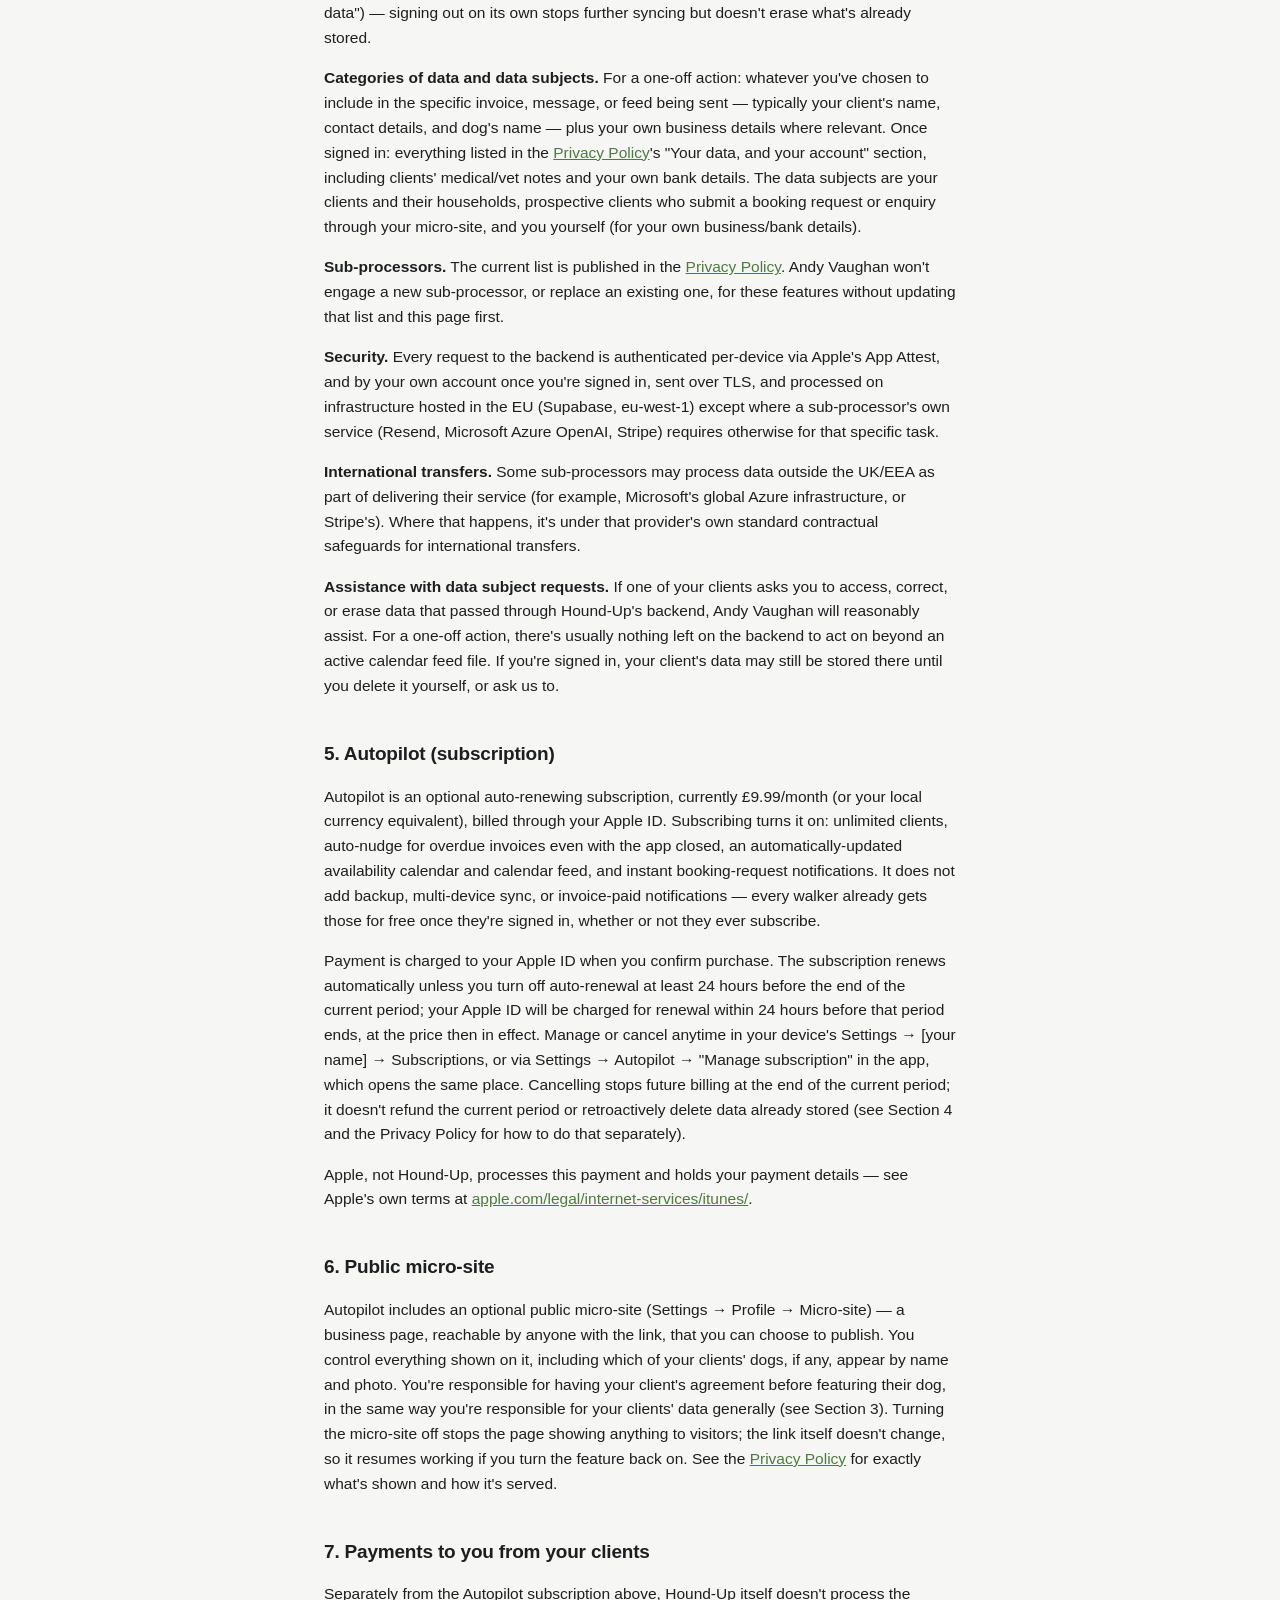
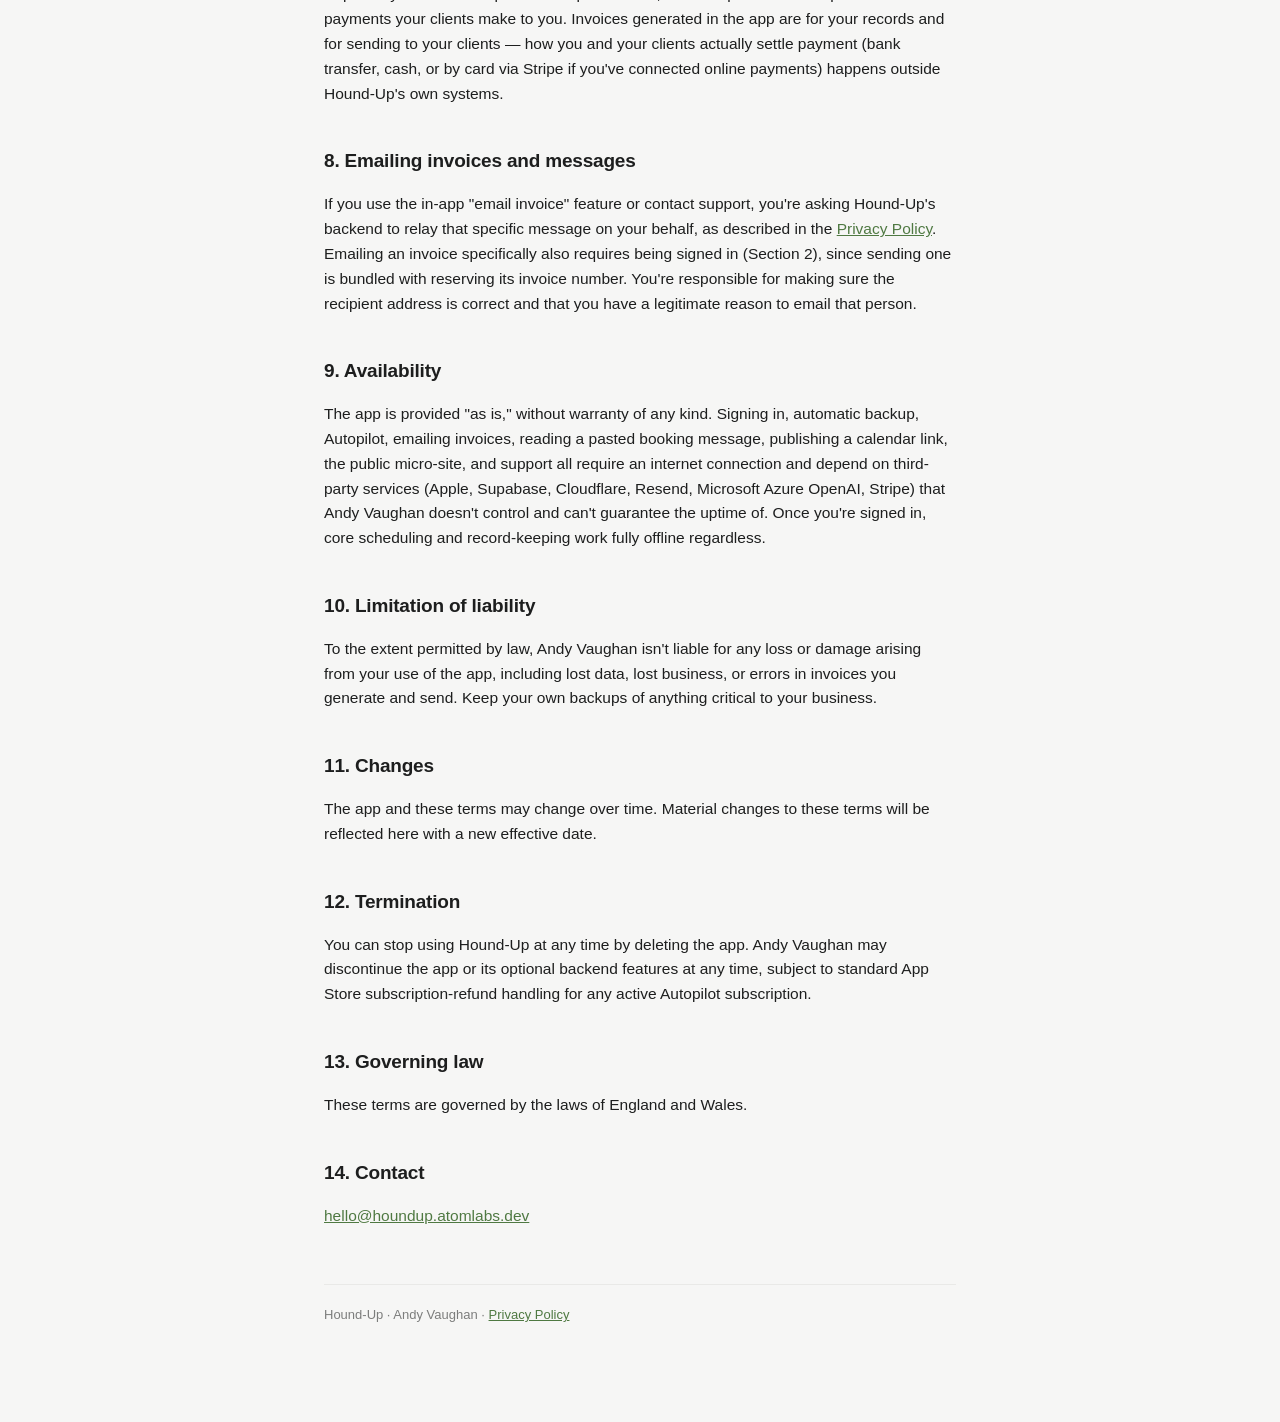
<file: terms.html>
<!doctype html>
<html lang="en">
<head>
<meta charset="utf-8">
<meta name="viewport" content="width=device-width, initial-scale=1">
<title>Terms of Service — Hound-Up</title>
<link rel="icon" href="img/favicon-32.png" sizes="32x32">
<link rel="icon" href="img/favicon-16.png" sizes="16x16">
<link rel="apple-touch-icon" href="img/apple-touch-icon.png">
<link rel="stylesheet" href="style.css?v=2">
</head>
<body>
<div class="wrap">
  <header class="top">
    <a class="brand" href="/">Hound-Up</a>
    <nav>
      <a href="/privacy.html">Privacy</a>
      <a href="/terms.html" aria-current="page">Terms</a>
    </nav>
  </header>

  <h1>Terms of Service</h1>
  <p class="meta">Effective 16 September 2026 &middot; Operated by Andy Vaughan (sole trader)</p>

  <h2>1. Acceptance</h2>
  <p>By downloading or using Hound-Up, you agree to these terms. If you don't agree, please don't use the app.</p>

  <h2>2. What Hound-Up is</h2>
  <p>Hound-Up is a business management tool for solo dog walkers: scheduling, client and dog records, and invoicing. You sign in with Apple once, the first time you open the app, before you can create any records — this is free, takes a few seconds, and never asks for an email address or password. Once you're signed in, the core app — scheduling, records, and drafting and sending invoices — works fully offline and backs up automatically to our own backend. Reading a pasted booking message, publishing a calendar link, and contacting support are all optional features you can choose to use, also free, that likewise require being signed in since they go through our backend.</p>
  <p>Autopilot is a separate, optional paid subscription — see Section 5 — that adds automatic background features (auto-nudge, instant booking-request notifications, unlimited clients) for walkers who want them, plus an optional public micro-site (Section 6) for walkers who want to advertise their business. Autopilot isn't a backup feature — every signed-in walker already gets automatic backup for free, whether or not they subscribe.</p>

  <h2>3. Your responsibility for your data</h2>
  <p>You're responsible for the accuracy of what you enter into the app, and for how you run your dog-walking business — including any legal, tax, insurance, or licensing obligations that apply to you.</p>
  <p>You're also responsible for the personal data you enter about your clients and their dogs. You act as the data controller for that information — meaning it's on you to have an appropriate basis for holding it (for example, your clients' reasonable expectation that you'll keep records to run their bookings and invoice them) and to handle it appropriately. See the <a href="/privacy.html">Privacy Policy</a> for what the app itself does with that data.</p>

  <h2>4. Data processing terms</h2>
  <p>This section applies whenever a feature you use sends data through Hound-Up's backend — signing in and storing your business/client data, emailing an invoice, reading a pasted booking message, publishing a calendar feed, contacting support, publishing your public micro-site, or receiving a booking request or enquiry a prospective client submits through it — and sets out the terms on which that happens, as required by Article 28 UK GDPR.</p>
  <p><strong>Roles.</strong> You are the data controller for the personal data you enter about your clients and their dogs. Hound-Up (Andy Vaughan) acts as your data processor — for your records as a whole once you're signed in (which happens automatically, the first time you open the app), and for the specific piece of data any other backend feature you use needs to do its job.</p>
  <p><strong>Subject matter, duration, and nature of processing.</strong> For a one-off action (relaying one invoice email, parsing one pasted message, hosting one calendar feed file, receiving one booking request or enquiry from a prospective client), processing is limited to what that single action requires and lasts only as long as needed to complete it — nothing is retained by the backend beyond that, except the calendar feed file itself, which persists until you revoke or replace it. Once you're signed in, processing is ongoing: your business and client records are stored continuously until you delete them (Settings &rarr; Data &rarr; "Delete cloud data") — signing out on its own stops further syncing but doesn't erase what's already stored.</p>
  <p><strong>Categories of data and data subjects.</strong> For a one-off action: whatever you've chosen to include in the specific invoice, message, or feed being sent — typically your client's name, contact details, and dog's name — plus your own business details where relevant. Once signed in: everything listed in the <a href="/privacy.html">Privacy Policy</a>'s "Your data, and your account" section, including clients' medical/vet notes and your own bank details. The data subjects are your clients and their households, prospective clients who submit a booking request or enquiry through your micro-site, and you yourself (for your own business/bank details).</p>
  <p><strong>Sub-processors.</strong> The current list is published in the <a href="/privacy.html#sub-processors">Privacy Policy</a>. Andy Vaughan won't engage a new sub-processor, or replace an existing one, for these features without updating that list and this page first.</p>
  <p><strong>Security.</strong> Every request to the backend is authenticated per-device via Apple's App Attest, and by your own account once you're signed in, sent over TLS, and processed on infrastructure hosted in the EU (Supabase, eu-west-1) except where a sub-processor's own service (Resend, Microsoft Azure OpenAI, Stripe) requires otherwise for that specific task.</p>
  <p><strong>International transfers.</strong> Some sub-processors may process data outside the UK/EEA as part of delivering their service (for example, Microsoft's global Azure infrastructure, or Stripe's). Where that happens, it's under that provider's own standard contractual safeguards for international transfers.</p>
  <p><strong>Assistance with data subject requests.</strong> If one of your clients asks you to access, correct, or erase data that passed through Hound-Up's backend, Andy Vaughan will reasonably assist. For a one-off action, there's usually nothing left on the backend to act on beyond an active calendar feed file. If you're signed in, your client's data may still be stored there until you delete it yourself, or ask us to.</p>

  <h2>5. Autopilot (subscription)</h2>
  <p>Autopilot is an optional auto-renewing subscription, currently £9.99/month (or your local currency equivalent), billed through your Apple ID. Subscribing turns it on: unlimited clients, auto-nudge for overdue invoices even with the app closed, an automatically-updated availability calendar and calendar feed, and instant booking-request notifications. It does not add backup, multi-device sync, or invoice-paid notifications — every walker already gets those for free once they're signed in, whether or not they ever subscribe.</p>
  <p>Payment is charged to your Apple ID when you confirm purchase. The subscription renews automatically unless you turn off auto-renewal at least 24 hours before the end of the current period; your Apple ID will be charged for renewal within 24 hours before that period ends, at the price then in effect. Manage or cancel anytime in your device's Settings &rarr; [your name] &rarr; Subscriptions, or via Settings &rarr; Autopilot &rarr; "Manage subscription" in the app, which opens the same place. Cancelling stops future billing at the end of the current period; it doesn't refund the current period or retroactively delete data already stored (see Section 4 and the Privacy Policy for how to do that separately).</p>
  <p>Apple, not Hound-Up, processes this payment and holds your payment details — see Apple's own terms at <a href="https://www.apple.com/legal/internet-services/itunes/">apple.com/legal/internet-services/itunes/</a>.</p>

  <h2>6. Public micro-site</h2>
  <p>Autopilot includes an optional public micro-site (Settings &rarr; Profile &rarr; Micro-site) — a business page, reachable by anyone with the link, that you can choose to publish. You control everything shown on it, including which of your clients' dogs, if any, appear by name and photo. You're responsible for having your client's agreement before featuring their dog, in the same way you're responsible for your clients' data generally (see Section 3). Turning the micro-site off stops the page showing anything to visitors; the link itself doesn't change, so it resumes working if you turn the feature back on. See the <a href="/privacy.html">Privacy Policy</a> for exactly what's shown and how it's served.</p>

  <h2>7. Payments to you from your clients</h2>
  <p>Separately from the Autopilot subscription above, Hound-Up itself doesn't process the payments your clients make to you. Invoices generated in the app are for your records and for sending to your clients — how you and your clients actually settle payment (bank transfer, cash, or by card via Stripe if you've connected online payments) happens outside Hound-Up's own systems.</p>

  <h2>8. Emailing invoices and messages</h2>
  <p>If you use the in-app "email invoice" feature or contact support, you're asking Hound-Up's backend to relay that specific message on your behalf, as described in the <a href="/privacy.html">Privacy Policy</a>. Emailing an invoice specifically also requires being signed in (Section 2), since sending one is bundled with reserving its invoice number. You're responsible for making sure the recipient address is correct and that you have a legitimate reason to email that person.</p>

  <h2>9. Availability</h2>
  <p>The app is provided "as is," without warranty of any kind. Signing in, automatic backup, Autopilot, emailing invoices, reading a pasted booking message, publishing a calendar link, the public micro-site, and support all require an internet connection and depend on third-party services (Apple, Supabase, Cloudflare, Resend, Microsoft Azure OpenAI, Stripe) that Andy Vaughan doesn't control and can't guarantee the uptime of. Once you're signed in, core scheduling and record-keeping work fully offline regardless.</p>

  <h2>10. Limitation of liability</h2>
  <p>To the extent permitted by law, Andy Vaughan isn't liable for any loss or damage arising from your use of the app, including lost data, lost business, or errors in invoices you generate and send. Keep your own backups of anything critical to your business.</p>

  <h2>11. Changes</h2>
  <p>The app and these terms may change over time. Material changes to these terms will be reflected here with a new effective date.</p>

  <h2>12. Termination</h2>
  <p>You can stop using Hound-Up at any time by deleting the app. Andy Vaughan may discontinue the app or its optional backend features at any time, subject to standard App Store subscription-refund handling for any active Autopilot subscription.</p>

  <h2>13. Governing law</h2>
  <p>These terms are governed by the laws of England and Wales.</p>

  <h2>14. Contact</h2>
  <p><a href="mailto:hello@houndup.atomlabs.dev">hello@houndup.atomlabs.dev</a></p>

  <footer>
    Hound-Up &middot; Andy Vaughan &middot; <a href="/privacy.html">Privacy Policy</a>
  </footer>
</div>
</body>
</html>
</file>
<file: style.css>
/* Neutrals match Hound-Up's own design tokens exactly — see
   Packages/DesignSystem/Sources/DesignSystem/Colors/ColorTokens.swift
   in the app repo (canvas/surface/ink/mutedBody/hairline). --accent is
   the microsite's own "meadow" green (supabase/functions/render-microsite/
   index.ts's THEMES.meadow), not the app's in-app Indigo — every web page
   (this one, help/terms/privacy/support) uses this same fixed brand
   colour, not a per-walker one. */
:root {
  --bg: #f6f6f5;
  --surface: #ffffff;
  --ink: #1d1e1e;
  --muted: #7c7d7c;
  --hairline: #e9e9e7;
  --accent: #4F7942;
  --accent-ink: #ffffff;
}

@media (prefers-color-scheme: dark) {
  :root {
    --bg: #111212;
    --surface: #1a1b1b;
    --ink: #eeefef;
    --muted: #868888;
    --hairline: #272828;
    --accent: #7FB86A;
    --accent-ink: #14210F;
  }
}

:root[data-theme="dark"] {
  --bg: #111212;
  --surface: #1a1b1b;
  --ink: #eeefef;
  --muted: #868888;
  --hairline: #272828;
  --accent: #7FB86A;
  --accent-ink: #14210F;
}

:root[data-theme="light"] {
  --bg: #f6f6f5;
  --surface: #ffffff;
  --ink: #1d1e1e;
  --muted: #7c7d7c;
  --hairline: #e9e9e7;
  --accent: #4F7942;
  --accent-ink: #ffffff;
}

* { box-sizing: border-box; }

.sr-only {
  position: absolute;
  width: 1px;
  height: 1px;
  padding: 0;
  margin: -1px;
  overflow: hidden;
  clip: rect(0, 0, 0, 0);
  white-space: nowrap;
  border: 0;
}

body {
  margin: 0;
  background: var(--bg);
  color: var(--ink);
  font-family: -apple-system, BlinkMacSystemFont, "Segoe UI", Helvetica, Arial, sans-serif;
  line-height: 1.6;
}

.wrap {
  max-width: 680px;
  margin: 0 auto;
  padding: 56px 24px 96px;
}

header.top {
  display: flex;
  align-items: baseline;
  justify-content: space-between;
  gap: 16px;
  margin-bottom: 40px;
  padding-bottom: 20px;
  border-bottom: 1px solid var(--hairline);
}

header.top .brand-group {
  display: flex;
  align-items: baseline;
  gap: 8px;
}

header.top .brand {
  font-weight: 800;
  font-size: 17px;
  letter-spacing: -0.01em;
  color: var(--ink);
  text-decoration: none;
}

header.top .brand-tag {
  display: none;
  font-size: 12px;
  font-weight: 600;
  color: var(--muted);
}

header.top nav a {
  color: var(--muted);
  text-decoration: none;
  font-size: 14px;
  font-weight: 600;
  margin-left: 18px;
}

header.top nav a:hover,
header.top nav a[aria-current="page"] {
  color: var(--accent);
}

h1 {
  font-size: 30px;
  letter-spacing: -0.02em;
  text-wrap: balance;
  margin: 0 0 6px;
}

.meta {
  color: var(--muted);
  font-size: 14px;
  margin-bottom: 40px;
}

h2 {
  font-size: 19px;
  margin: 40px 0 12px;
  letter-spacing: -0.01em;
}

p, li {
  font-size: 15.5px;
  color: var(--ink);
}

ul {
  padding-left: 22px;
}

li + li {
  margin-top: 6px;
}

strong {
  font-weight: 700;
}

a {
  color: var(--accent);
}

.card {
  background: var(--surface);
  border: 1px solid var(--hairline);
  border-radius: 14px;
  padding: 20px 22px;
  margin: 20px 0;
}

.card p:first-child { margin-top: 0; }
.card p:last-child { margin-bottom: 0; }

footer {
  margin-top: 56px;
  padding-top: 20px;
  border-top: 1px solid var(--hairline);
  color: var(--muted);
  font-size: 13px;
}

.index-links {
  display: flex;
  flex-direction: column;
  gap: 12px;
  margin-top: 28px;
}

.index-links a {
  display: block;
  background: var(--surface);
  border: 1px solid var(--hairline);
  border-radius: 14px;
  padding: 16px 20px;
  text-decoration: none;
  color: var(--ink);
  font-weight: 700;
  font-size: 15.5px;
}

.index-links a:hover {
  border-color: var(--accent);
}

.index-links span {
  display: block;
  font-weight: 500;
  color: var(--muted);
  font-size: 13.5px;
  margin-top: 4px;
}

.field {
  display: flex;
  flex-direction: column;
  gap: 6px;
  margin-bottom: 18px;
}

.field label {
  font-size: 13.5px;
  font-weight: 700;
  color: var(--muted);
}

.field input,
.field textarea {
  font: inherit;
  font-size: 15.5px;
  color: var(--ink);
  background: var(--surface);
  border: 1px solid var(--hairline);
  border-radius: 10px;
  padding: 11px 13px;
  width: 100%;
}

.field textarea {
  resize: vertical;
  min-height: 72px;
}

.field input:focus,
.field textarea:focus {
  outline: 2px solid var(--accent);
  outline-offset: 1px;
}

.btn {
  display: inline-block;
  font: inherit;
  font-size: 15.5px;
  font-weight: 700;
  color: var(--accent-ink);
  background: var(--accent);
  border: none;
  border-radius: 10px;
  padding: 13px 20px;
  cursor: pointer;
  width: 100%;
}

.btn:disabled {
  opacity: 0.6;
  cursor: default;
}

.btn-secondary {
  display: inline-block;
  font: inherit;
  font-size: 15.5px;
  font-weight: 700;
  color: var(--ink);
  background: transparent;
  border: 1px solid var(--hairline);
  border-radius: 10px;
  padding: 13px 20px;
  cursor: pointer;
  width: 100%;
}

.btn-row {
  display: flex;
  gap: 10px;
  margin-top: 4px;
}

.btn-row .btn,
.btn-row .btn-secondary {
  width: auto;
  flex: 1;
}

.review-list {
  display: grid;
  grid-template-columns: auto 1fr;
  gap: 8px 16px;
  margin: 16px 0;
}

.review-list dt {
  font-size: 13.5px;
  font-weight: 700;
  color: var(--muted);
}

.review-list dd {
  margin: 0;
  font-size: 15.5px;
  color: var(--ink);
}

.form-error {
  color: #a1483c;
  font-size: 13.5px;
  margin: -8px 0 16px;
}

.avail-legend {
  display: flex;
  align-items: center;
  gap: 8px;
  font-size: 12.5px;
  color: var(--muted);
  margin-bottom: 16px;
}

.avail-legend .swatch {
  display: inline-block;
  width: 14px;
  height: 14px;
  border-radius: 4px;
  background: color-mix(in srgb, var(--accent) 14%, var(--surface));
  border: 1px solid color-mix(in srgb, var(--accent) 35%, transparent);
}

.month-label {
  font-size: 13px;
  font-weight: 800;
  color: var(--ink);
  margin-bottom: 8px;
}

.day-strip {
  display: flex;
  gap: 8px;
  overflow-x: auto;
  padding: 2px 2px 10px;
  margin-bottom: 14px;
  border-bottom: 1px solid var(--hairline);
  -webkit-overflow-scrolling: touch;
  scrollbar-width: none;
}

.day-strip::-webkit-scrollbar {
  display: none;
}

.day-btn {
  flex: 0 0 auto;
  display: flex;
  flex-direction: column;
  align-items: center;
  gap: 5px;
  min-width: 46px;
  padding: 8px 10px;
  border-radius: 12px;
  border: 1px solid var(--hairline);
  background: var(--surface);
  font: inherit;
  cursor: pointer;
  -webkit-tap-highlight-color: transparent;
}

.day-btn .weekday {
  font-size: 10.5px;
  font-weight: 700;
  text-transform: uppercase;
  letter-spacing: 0.03em;
  color: var(--muted);
}

.day-btn .daynum {
  font-size: 15px;
  font-weight: 800;
  color: var(--ink);
  white-space: nowrap;
}

.day-btn .daynum.with-month {
  font-size: 12.5px;
}

.day-btn .dot {
  width: 5px;
  height: 5px;
  border-radius: 999px;
  background: color-mix(in srgb, var(--accent) 55%, transparent);
}

.day-btn.closed .dot,
.day-btn.full .dot {
  background: var(--hairline);
}

.day-btn.selected {
  border-color: var(--accent);
  background: color-mix(in srgb, var(--accent) 10%, var(--surface));
}

.day-btn.selected .weekday,
.day-btn.selected .daynum {
  color: var(--accent);
}

.avail-day-label {
  display: flex;
  align-items: center;
  gap: 8px;
  font-size: 13.5px;
  font-weight: 700;
  color: var(--ink);
  margin-bottom: 9px;
}

.today-tag {
  font-size: 10.5px;
  font-weight: 700;
  text-transform: uppercase;
  letter-spacing: 0.03em;
  color: var(--accent-ink);
  background: var(--accent);
  padding: 2px 7px;
  border-radius: 999px;
}

.avail-status {
  font-size: 13.5px;
  color: var(--muted);
}

.avail-chips {
  display: flex;
  flex-wrap: wrap;
  gap: 8px;
}

.avail-chip {
  font: inherit;
  font-size: 13.5px;
  font-weight: 700;
  color: var(--accent);
  background: color-mix(in srgb, var(--accent) 12%, var(--surface));
  border: 1px solid color-mix(in srgb, var(--accent) 32%, transparent);
  border-radius: 999px;
  padding: 7px 14px;
  cursor: pointer;
  transition: background-color 0.12s ease, color 0.12s ease, border-color 0.12s ease;
  /* iOS Safari leaves a tap in a "stuck" :hover/highlight state that can
     visually compete with the .selected background applied right after
     the tap — this is exactly what made a picked chip look unchanged on
     a real phone even though the class toggle itself was correct. */
  -webkit-tap-highlight-color: transparent;
}

.avail-chip:hover {
  background: color-mix(in srgb, var(--accent) 22%, var(--surface));
}

.avail-chip.selected,
.avail-chip.selected:hover {
  color: var(--accent-ink);
  background: var(--accent);
  border-color: var(--accent);
}

.avail-busy-note {
  margin-top: 9px;
  font-size: 12.5px;
  color: var(--muted);
}
</file>
